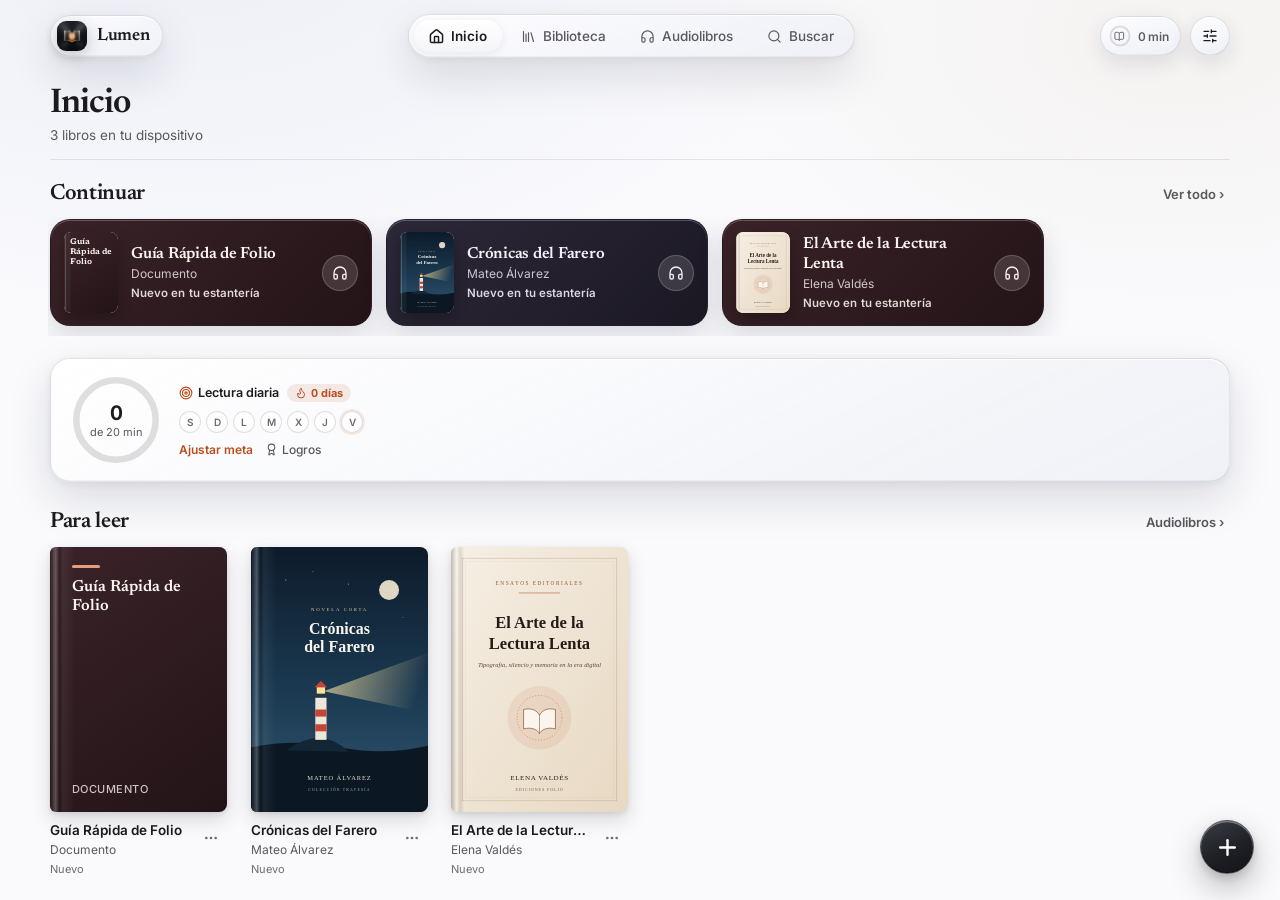
<file: index.html>
<!doctype html>
<html lang="es">
  <head>
    <meta charset="UTF-8" />
    <meta name="viewport" content="width=device-width, initial-scale=1.0, viewport-fit=cover" />
    <meta name="theme-color" content="#13161B" />
    <meta
      name="description"
      content="Lumen — Lectura editorial y audiolibros con voz natural, rápidos y sin distracciones."
    />
    <link rel="icon" type="image/png" sizes="64x64" href="./icons/favicon-64.png" />
    <link rel="icon" type="image/png" sizes="32x32" href="./icons/favicon-32.png" />
    <link rel="apple-touch-icon" sizes="180x180" href="./icons/icon-180.png" />
    <link rel="manifest" href="./manifest.webmanifest" />
    <link rel="preconnect" href="https://fonts.googleapis.com" />
    <link rel="preconnect" href="https://fonts.gstatic.com" crossorigin />
    <!-- Non-blocking async Google Fonts so first paint is instant even offline or on slow mobile networks -->
    <link
      href="https://fonts.googleapis.com/css2?family=Atkinson+Hyperlegible:ital,wght@0,400;0,700;1,400;1,700&family=Inter:wght@400;500;600;700&family=JetBrains+Mono:wght@400;500&family=Lora:ital,wght@0,400;0,600;1,400&family=Newsreader:ital,opsz,wght@0,6..72,400;0,6..72,500;0,6..72,600;1,6..72,400&display=swap"
      rel="stylesheet"
      crossorigin="anonymous"
      media="print"
      onload="this.media='all'"
    />
    <noscript>
      <link
        href="https://fonts.googleapis.com/css2?family=Atkinson+Hyperlegible:ital,wght@0,400;0,700;1,400;1,700&family=Inter:wght@400;500;600;700&family=JetBrains+Mono:wght@400;500&family=Lora:ital,wght@0,400;0,600;1,400&family=Newsreader:ital,opsz,wght@0,6..72,400;0,6..72,500;0,6..72,600;1,6..72,400&display=swap"
        rel="stylesheet"
        crossorigin="anonymous"
      />
    </noscript>
    <title>Lumen — Lectura y Audiolibros</title>
    <style>html,body,#root{background:#13161b;height:100%;margin:0}</style>
    <script type="module" crossorigin src="./assets/index-BwT6RcFH.js"></script>
    <link rel="modulepreload" crossorigin href="./assets/rolldown-runtime-pP25SEvz.js">
    <link rel="modulepreload" crossorigin href="./assets/vendor-icons-BB2HJt6W.js">
    <link rel="modulepreload" crossorigin href="./assets/vendor-react-CoE5mB34.js">
    <link rel="stylesheet" crossorigin href="./assets/index-iZOtDceJ.css">
  </head>
  <body>
    <div id="root"></div>
  </body>
</html>
</file>
<file: assets/index-iZOtDceJ.css>
:root{--lightningcss-light:initial;--lightningcss-dark: ;color-scheme:light;--safe-top:env(safe-area-inset-top,0px);--safe-bottom:env(safe-area-inset-bottom,0px);--safe-left:env(safe-area-inset-left,0px);--safe-right:env(safe-area-inset-right,0px);--font-ui:-apple-system, BlinkMacSystemFont, "SF Pro Text", "Inter", "Segoe UI", sans-serif;--font-display:"Newsreader", "New York", "Iowan Old Style", Georgia, serif;--font-editorial:"Newsreader", "Iowan Old Style", Georgia, serif;--font-classic:"Lora", "Palatino Linotype", Palatino, Georgia, serif;--font-sans:"Inter", -apple-system, BlinkMacSystemFont, "Segoe UI", sans-serif;--font-hyperlegible:"Atkinson Hyperlegible", system-ui, sans-serif;--font-mono:"JetBrains Mono", ui-monospace, SFMono-Regular, Menlo, monospace;--ui-bg:#fff;--ui-bg-subtle:#f5f5f7;--ui-sidebar:#f6f6f8e0;--ui-surface:#fff;--ui-surface-elevated:#fafafceb;--ui-sheet-bg:#f2f2f7f0;--ui-sheet-group:#ffffffeb;--ui-hairline:#3c3c431f;--ui-ink:#1c1c1e;--ui-ink-text:#fff;--ui-border:#00000012;--ui-border-strong:#0000001f;--ui-text:#1c1c1e;--ui-text-secondary:#58585d;--ui-text-tertiary:#6c6c70;--ui-hover:#0000000b;--ui-active:#00000013;--ui-accent:#b84e1f;--ui-accent-soft:#b84e1f1c;--ui-danger:#d93829;--ui-shadow-sm:0 2px 8px #0000000d;--ui-shadow-md:0 12px 32px #0000001a, 0 2px 6px #0000000d;--ui-shadow-lg:0 24px 60px #00000029, 0 4px 14px #0000000f;--glass-bg:linear-gradient(155deg, #fffffff0 0%, #f6f7fbe0 52%, #eef0f6eb 100%);--glass-sheet-bg:linear-gradient(162deg, #fdfdfff5 0%, #f4f5faed 56%, #eef0f6f2 100%);--glass-group-bg:#ffffffe0;--glass-pill-bg:linear-gradient(180deg, #fffffffa 0%, #f3f4f9eb 100%);--glass-border:#ffffffd1;--glass-outer-ring:#0f172a1c;--glass-rim:inset 0 1px 0 #ffffffeb, inset 0 -.5px 0 #0f172a14;--glass-shadow:0 18px 44px #0f172a21, 0 2px 8px #0f172a0f;--metal-fab-bg:linear-gradient(155deg, #32353ef5 0%, #1a1c22fa 54%, #101115fc 100%);--metal-fab-rim:inset 0 1.25px 0 #ffffff5c, inset 0 -1px 0 #00000073;--library-backdrop:radial-gradient(1100px 640px at 14% -8%, #d0d7e852, transparent 62%), radial-gradient(900px 540px at 92% 4%, #e8dece40, transparent 58%), #fafafd;--reader-glass-bg:linear-gradient(155deg, #fffffff0 0%, #f7f8fbe6 55%, #f0f2f7ed 100%);--reader-glass-rim:inset 0 1px 0 #ffffffeb, inset 0 -.5px 0 #00000014;--hl-yellow:#ffd6466b;--hl-yellow-solid:#eab308;--hl-green:#72d6865c;--hl-green-solid:#22c55e;--hl-blue:#70b8ff61;--hl-blue-solid:#3b82f6;--hl-pink:#ff92b261;--hl-pink-solid:#ec4899;--hl-purple:#ba94ff5c;--hl-purple-solid:#8b5cf6;--reader-bg:#fff;--reader-surface:#ffffffe6;--reader-text:#1d1d1f;--reader-muted:#6e6e73;--reader-border:#00000017;--reader-link:#b84a18;--reader-quote-bg:#00000006;--reader-font-weight:400;--reader-font-family:var(--font-editorial);--reader-font-size:19px;--reader-line-height:1.65;--reader-text-align:justify;--radius-xs:6px;--radius-sm:10px;--radius-md:14px;--radius-lg:20px;--ease-apple:cubic-bezier(.25, .1, .25, 1);--ease-spring:cubic-bezier(.22, 1, .36, 1)}[data-ui-mode=dark]{--lightningcss-light: ;--lightningcss-dark:initial;color-scheme:dark;--ui-bg:#111113;--ui-bg-subtle:#1c1c1e;--ui-sidebar:#18181ae6;--ui-surface:#1c1c1e;--ui-surface-elevated:#222225f0;--ui-sheet-bg:#1c1c1ef2;--ui-sheet-group:#2c2c2ed6;--ui-hairline:#ffffff1a;--ui-ink:#f5f5f7;--ui-ink-text:#111113;--ui-border:#ffffff14;--ui-border-strong:#ffffff26;--ui-text:#f5f5f7;--ui-text-secondary:#adadb4;--ui-text-tertiary:#96969e;--ui-hover:#ffffff0f;--ui-active:#ffffff1c;--ui-accent:#eb8a58;--ui-accent-soft:#eb8a5829;--ui-danger:#ff5449;--ui-shadow-sm:0 2px 10px #00000059;--ui-shadow-md:0 14px 36px #00000080;--ui-shadow-lg:0 24px 64px #000000a6;--glass-bg:linear-gradient(155deg, #2e3038e6 0%, #1b1c22ed 54%, #131419f5 100%);--glass-sheet-bg:linear-gradient(162deg, #2c2e36f2 0%, #1a1b20f5 58%, #141519fa 100%);--glass-group-bg:#ffffff16;--glass-pill-bg:linear-gradient(180deg, #fff3 0%, #ffffff1c 100%);--glass-border:#ffffff2b;--glass-outer-ring:#00000085;--glass-rim:inset 0 1px 0 #ffffff38, inset 0 -.5px 0 #0000005c;--glass-shadow:0 22px 54px #0000008f, 0 4px 12px #00000057;--metal-fab-bg:linear-gradient(155deg, #f8f9fdf7 0%, #e0e3ecf0 58%, #ccd0dcf5 100%);--metal-fab-rim:inset 0 1.25px 0 #fffffff2, inset 0 -1px 0 #0003;--library-backdrop:radial-gradient(1100px 640px at 16% -10%, #5c667e2b, transparent 60%), radial-gradient(860px 520px at 88% 6%, #7a624e1c, transparent 58%), #0f1013;--hl-yellow:#facc1547;--hl-green:#4ade803d;--hl-blue:#60a5fa47;--hl-pink:#f472b647;--hl-purple:#a78bfa47}[data-reader-theme=original]{--reader-bg:#fff;--reader-surface:#ffffffeb;--reader-text:#1d1d1f;--reader-muted:#58585d;--reader-border:#00000017;--reader-link:#b84a18;--reader-quote-bg:#00000006;--reader-font-weight:400}[data-reader-theme=quiet]{--reader-bg:#f6efe4;--reader-surface:#f6efe4f5;--reader-glass-bg:linear-gradient(155deg, #fcf7eff2 0%, #f5ece0eb 56%, #eee4d5f2 100%);--reader-glass-rim:inset 0 1px 0 #fffcf6eb, inset 0 -.5px 0 #583e241a;--reader-text:#362c22;--reader-muted:#5e4f3f;--reader-border:#4e382224;--reader-link:#9f461d;--reader-quote-bg:#5a3e220b;--reader-font-weight:400}[data-reader-theme=paper]{--reader-bg:#f1f1ef;--reader-surface:#f1f1eff5;--reader-glass-bg:linear-gradient(155deg, #fafaf9f2 0%, #f1f1efeb 56%, #eaebe9f2 100%);--reader-glass-rim:inset 0 1px 0 #ffffffe6, inset 0 -.5px 0 #00000017;--reader-text:#222224;--reader-muted:#57575b;--reader-border:#0000001a;--reader-link:#a8451a;--reader-quote-bg:#00000009;--reader-font-weight:400}[data-reader-theme=bold]{--reader-bg:#fafafa;--reader-surface:#fafafaf5;--reader-glass-bg:linear-gradient(155deg, #fffffff5 0%, #f6f7faeb 58%, #eff1f5f2 100%);--reader-glass-rim:inset 0 1px 0 #fffffff5, inset 0 -.5px 0 #0000001a;--reader-text:#000;--reader-muted:#424245;--reader-border:#00000024;--reader-link:#9e3d12;--reader-quote-bg:#0000000a;--reader-font-weight:500}[data-reader-theme=night]{--reader-bg:#121214;--reader-surface:#18181bf5;--reader-glass-bg:linear-gradient(155deg, #2c2e36eb 0%, #191a1ff2 55%, #121317f7 100%);--reader-glass-rim:inset 0 1px 0 #fff3, inset 0 -.5px 0 #00000070;--reader-text:#e8e8ed;--reader-muted:#a4a4ad;--reader-border:#ffffff24;--reader-link:#ffa06b;--reader-quote-bg:#ffffff0b;--reader-font-weight:400}[data-reader-theme=twilight]{--reader-bg:#262629;--reader-surface:#2a2a2ef5;--reader-glass-bg:linear-gradient(155deg, #3e404aeb 0%, #2a2b32f2 55%, #212228f7 100%);--reader-glass-rim:inset 0 1px 0 #ffffff38, inset 0 -.5px 0 #00000061;--reader-text:#e6e6eb;--reader-muted:#aeaeb6;--reader-border:#ffffff26;--reader-link:#ffa573;--reader-quote-bg:#ffffff0b;--reader-font-weight:400}.folio-book-content{width:100%;max-width:100%;font-family:var(--reader-font-family);font-size:var(--reader-font-size);line-height:var(--reader-line-height);font-weight:var(--reader-font-weight);color:var(--reader-text);text-align:var(--reader-text-align);-webkit-hyphens:auto;hyphens:auto;overflow-wrap:break-word;word-wrap:break-word;word-break:normal;font-feature-settings:"kern" 1, "liga" 1, "onum" 1;text-rendering:optimizelegibility;-webkit-font-smoothing:antialiased;margin:0;padding:0;display:flow-root}.folio-book-content *{box-sizing:border-box!important;max-width:100%!important}.folio-book-content div,.folio-book-content section,.folio-book-content article,.folio-book-content main,.folio-book-content header,.folio-book-content figure{width:auto!important;max-width:100%!important;margin-left:0!important;margin-right:0!important}.folio-book-content h1,.folio-book-content h2,.folio-book-content h3,.folio-book-content h4{font-family:var(--reader-font-family);color:var(--reader-text);text-align:left;text-wrap:balance;-webkit-hyphens:none;hyphens:none;break-after:avoid;page-break-after:avoid;letter-spacing:-.02em;overflow-wrap:break-word;line-height:1.24}.folio-book-content>h1:first-child,.folio-book-content>h2:first-child{margin-top:0}.folio-book-content h1{margin:.2em 0 .78em;font-size:1.82em;font-weight:600}.folio-book-content h2{margin:1.45em 0 .5em;font-size:1.3em;font-weight:600}.folio-book-content h3{margin:1.25em 0 .42em;font-size:1.12em;font-weight:600}.folio-book-content .chapter-kicker{font-family:var(--font-ui);text-transform:uppercase;letter-spacing:.14em;color:var(--reader-muted);text-align:left;margin:0 0 .4em;font-size:.72em;font-weight:600;text-indent:0!important}.folio-book-content p{orphans:2;widows:2;text-wrap:pretty;hyphenate-limit-chars:6 3 2;margin:0 0 .88em}.folio-book-content blockquote{border-left:2.5px solid var(--reader-link);background:var(--reader-quote-bg);border-radius:0 var(--radius-xs) var(--radius-xs) 0;break-inside:avoid;margin:1.2em 0;padding:.78em 1.1em;font-style:italic}.folio-book-content blockquote p:last-child{margin-bottom:0}.folio-book-content a{color:var(--reader-link);text-underline-offset:2px;cursor:pointer;overflow-wrap:anywhere;text-decoration:underline;text-decoration-thickness:1px}.folio-book-content a[data-footnote-ref=true]{font-family:var(--font-ui);vertical-align:super;background:var(--ui-accent-soft);color:var(--reader-link);border-radius:4px;margin-left:2px;padding:1px 4px;font-size:.72em;font-weight:600;line-height:0;text-decoration:none}.folio-book-content aside[data-footnote-body=true]{border-top:1px solid var(--reader-border);color:var(--reader-muted);text-align:left;margin-top:1.8em;padding-top:.8em;font-size:.84em}.folio-book-content ul,.folio-book-content ol{text-align:left;margin:.75em 0 1em;padding-left:1.35em}.folio-book-content li{margin-bottom:.42em}.folio-book-content img,.folio-book-content svg{object-fit:contain;border-radius:var(--radius-xs);break-inside:avoid;margin:1.1em auto;display:block;max-width:100%!important;max-height:var(--page-media-max-h,62vh)!important;width:auto!important;height:auto!important}.folio-book-content figure{break-inside:avoid;margin:1.15em 0!important}.folio-book-content figcaption{text-align:center;color:var(--reader-muted);margin-top:.48em;font-size:.82em;font-style:italic;line-height:1.42}.folio-book-content .folio-cover-page{min-height:calc(var(--page-media-max-h,64vh) - 12px);break-inside:avoid;break-after:column;page-break-after:always;flex-direction:column;justify-content:center;align-items:center;margin:0 auto!important;padding:6px 0!important;display:flex!important}.folio-book-content img.folio-cover-art{object-fit:contain;animation:.46s cubic-bezier(.22,1,.36,1) both folioCoverReveal;max-height:calc(var(--page-media-max-h,68vh) - 18px)!important;border-radius:7px 10px 10px 7px!important;width:auto!important;max-width:92%!important;height:auto!important;margin:0 auto!important;box-shadow:0 18px 40px #00000038,0 4px 12px #0000001f!important}@keyframes folioCoverReveal{0%{opacity:0;transform:scale(.95)}to{opacity:1;transform:scale(1)}}.folio-book-content pre{font-family:var(--font-mono);border-radius:var(--radius-sm);background:var(--reader-quote-bg);border:1px solid var(--reader-border);white-space:pre-wrap;word-break:break-word;text-align:left;break-inside:avoid;margin:1.1em 0;padding:.8em .95em;font-size:.8em;line-height:1.5;overflow-x:hidden}.folio-book-content code{font-family:var(--font-mono);background:var(--reader-quote-bg);overflow-wrap:anywhere;border-radius:4px;padding:.1em .32em;font-size:.85em}.folio-book-content pre code{background:0 0;padding:0}.folio-book-content table{table-layout:fixed;border-collapse:collapse;font-family:var(--font-ui);text-align:left;break-inside:avoid;margin:1.15em 0;font-size:.82em;width:100%!important}.folio-book-content th,.folio-book-content td{border-bottom:1px solid var(--reader-border);overflow-wrap:break-word;word-break:break-word;padding:.5em .6em}.folio-book-content th{color:var(--reader-muted);font-size:.9em;font-weight:600}.folio-book-content hr{border:none;border-top:1px solid var(--reader-border);width:40%;margin:1.8em auto}.folio-book-content mark.folio-hl{color:inherit;cursor:pointer;border-radius:3px;padding:.06em 0;transition:filter .14s}.folio-book-content mark.folio-hl:hover{filter:brightness(.95)}.folio-book-content mark.folio-hl-yellow{background:var(--hl-yellow)}.folio-book-content mark.folio-hl-green{background:var(--hl-green)}.folio-book-content mark.folio-hl-blue{background:var(--hl-blue)}.folio-book-content mark.folio-hl-pink{background:var(--hl-pink)}.folio-book-content mark.folio-hl-purple{background:var(--hl-purple)}.folio-book-content mark.folio-search-hit{color:inherit;background:#d95d244d;border-radius:3px;box-shadow:0 0 0 2px #d95d2459}.folio-book-content p.folio-bilingual-tr{border-left:2px solid var(--reader-link);color:var(--reader-muted);opacity:.95;margin:-.45em 0 1.1em;padding:.32em 0 .32em .85em;font-size:.92em;line-height:1.54;text-indent:0!important}@media (max-width:640px){.folio-book-content{font-size:clamp(15px, calc(var(--reader-font-size) - 1px), 27px);word-spacing:-.01em}.folio-book-content h1{margin:.15em 0 .65em;font-size:1.48em}.folio-book-content h2{margin:1.2em 0 .45em;font-size:1.2em}.folio-book-content h3{font-size:1.06em}.folio-book-content p{margin:0 0 .8em}.folio-book-content blockquote{margin:.95em 0;padding:.65em .9em}.folio-book-content ul,.folio-book-content ol{padding-left:1.2em}.folio-book-content table{font-size:.76em}}*,:before,:after{box-sizing:border-box}html,body,#root{width:100%;height:100%;font-family:var(--font-ui);background:var(--ui-bg);color:var(--ui-text);-webkit-font-smoothing:antialiased;-moz-osx-font-smoothing:grayscale;-webkit-tap-highlight-color:transparent;overscroll-behavior:none;touch-action:manipulation;margin:0;padding:0;overflow:hidden}button,input,select,textarea{color:inherit;font-family:inherit}button{cursor:pointer;background:0 0;border:none}button:focus-visible,input:focus-visible,select:focus-visible,textarea:focus-visible,[tabindex]:focus-visible{outline:2px solid color-mix(in srgb, var(--ui-text) 38%, transparent);outline-offset:2px}::-webkit-scrollbar{width:8px;height:8px}::-webkit-scrollbar-track{background:0 0}::-webkit-scrollbar-thumb{background:#80808647;border-radius:999px}::-webkit-scrollbar-thumb:hover{background:#80808673}.app-shell{background:var(--library-backdrop);flex-direction:column;height:100%;display:flex;position:relative;overflow:hidden}.sidebar{background:var(--ui-sidebar);-webkit-backdrop-filter:blur(24px)saturate(160%);backdrop-filter:blur(24px)saturate(160%);border-right:1px solid var(--ui-border);-webkit-user-select:none;user-select:none;flex-direction:column;height:100%;padding:20px 14px 16px;display:flex;overflow-y:auto}.sidebar-brand{justify-content:space-between;align-items:center;padding:4px 10px 18px;display:flex}.brand-mark{align-items:center;gap:10px;display:flex}.brand-logo{filter:drop-shadow(0 4px 8px #0a0f193d);border-radius:8px;width:34px;height:34px;display:block}.brand-title{font-family:var(--font-display);letter-spacing:-.02em;font-size:21px;font-weight:600}.sidebar-section{margin-bottom:20px}.sidebar-section-header{text-transform:uppercase;letter-spacing:.06em;color:var(--ui-text-tertiary);justify-content:space-between;align-items:center;padding:0 10px 6px;font-size:11px;font-weight:600;display:flex}.nav-item{width:100%;color:var(--ui-text);transition:background .15s var(--ease-apple), color .15s var(--ease-apple);text-align:left;border-radius:9px;align-items:center;gap:10px;padding:8px 10px;font-size:13.5px;font-weight:500;display:flex}.nav-item:hover{background:var(--ui-hover)}.nav-item.active{background:var(--ui-active);font-weight:600}.nav-item-icon{color:var(--ui-text-secondary);flex-shrink:0;transition:color .15s}.nav-item.active .nav-item-icon{color:var(--ui-text)}.nav-item-count{color:var(--ui-text-tertiary);font-variant-numeric:tabular-nums;margin-left:auto;font-size:12px}.collection-dot{border-radius:50%;flex-shrink:0;width:9px;height:9px}.sidebar-footer{border-top:1px solid var(--ui-border);flex-direction:column;gap:10px;margin-top:auto;padding-top:14px;display:flex}.sidebar-import-btn{background:var(--ui-accent);color:#fff;width:100%;transition:transform .15s var(--ease-apple), filter .15s var(--ease-apple);border-radius:10px;justify-content:center;align-items:center;gap:8px;padding:10px 14px;font-size:13.5px;font-weight:600;display:flex;box-shadow:0 4px 12px #d95d2440}.sidebar-import-btn:hover{filter:brightness(1.06)}.sidebar-import-btn:active{transform:scale(.98)}.main-content{height:100%;padding:28px 40px 56px;position:relative;overflow-y:auto}.library-header{border-bottom:1px solid var(--ui-border);flex-wrap:wrap;justify-content:space-between;align-items:flex-end;gap:20px;margin-bottom:28px;padding-bottom:18px;display:flex}.library-title{font-family:var(--font-display);letter-spacing:-.025em;margin:0;font-size:34px;font-weight:600;line-height:1.1}.library-subtitle{color:var(--ui-text-secondary);margin:4px 0 0;font-size:13.5px}.library-controls{flex-wrap:wrap;align-items:center;gap:10px;display:flex}.search-box{align-items:center;display:flex;position:relative}.search-box-icon{color:var(--ui-text-tertiary);pointer-events:none;position:absolute;left:11px}.search-input{border:1px solid var(--ui-border);background:var(--ui-bg-subtle);width:220px;transition:border-color .16s ease, width .2s var(--ease-apple), background .16s ease;border-radius:10px;padding:8px 30px 8px 33px;font-size:13px}.search-input:focus{border-color:var(--ui-accent);background:var(--ui-surface);outline:none;width:260px}.search-clear-btn{width:20px;height:20px;color:var(--ui-text-tertiary);border-radius:50%;place-items:center;display:grid;position:absolute;right:7px}.search-clear-btn:hover{background:var(--ui-hover);color:var(--ui-text)}.segmented-control{background:var(--ui-bg-subtle);border:1px solid var(--ui-border);border-radius:9px;gap:2px;padding:2px;display:inline-flex}.segmented-btn{color:var(--ui-text-secondary);border-radius:7px;justify-content:center;align-items:center;gap:6px;padding:6px 10px;font-size:12.5px;font-weight:500;transition:background .15s,color .15s,box-shadow .15s;display:inline-flex}.segmented-btn.active{background:var(--ui-surface);color:var(--ui-text);box-shadow:0 1px 3px #00000014}.select-pill{border:1px solid var(--ui-border);background:var(--ui-bg-subtle);cursor:pointer;border-radius:9px;padding:7px 12px;font-size:12.5px;font-weight:500}.icon-btn{width:34px;height:34px;color:var(--ui-text-secondary);border-radius:9px;justify-content:center;align-items:center;transition:background .14s,color .14s;display:inline-flex}.icon-btn:hover{background:var(--ui-hover);color:var(--ui-text)}.icon-btn.active{background:var(--ui-accent-soft);color:var(--ui-accent)}.hero-grid{grid-template-columns:minmax(0,1.7fr) minmax(240px,.9fr);gap:20px;margin-bottom:36px;display:grid}.hero-card{border-radius:var(--radius-lg);background:var(--ui-bg-subtle);border:1px solid var(--ui-border);transition:border-color .18s ease, box-shadow .2s var(--ease-apple);grid-template-columns:148px 1fr;align-items:center;gap:26px;padding:24px 26px;display:grid}.hero-card:hover{border-color:var(--ui-border-strong);box-shadow:var(--ui-shadow-sm)}.hero-meta-kicker{text-transform:uppercase;letter-spacing:.09em;color:var(--ui-accent);margin-bottom:6px;font-size:11px;font-weight:600}.hero-book-title{font-family:var(--font-display);letter-spacing:-.02em;margin:0;font-size:26px;font-weight:600;line-height:1.18}.hero-book-author{color:var(--ui-text-secondary);margin:5px 0 14px;font-size:14.5px}.hero-progress-row{align-items:center;gap:12px;margin-bottom:18px;display:flex}.progress-track{background:var(--ui-border-strong);border-radius:999px;flex:1;height:5px;overflow:hidden}.progress-fill{background:var(--ui-accent);height:100%;transition:width .26s var(--ease-apple);border-radius:999px}.progress-label{color:var(--ui-text-secondary);font-variant-numeric:tabular-nums;font-size:12px;font-weight:600}.primary-btn{background:var(--ui-text);color:var(--ui-bg);transition:transform .15s var(--ease-apple), opacity .15s ease;border-radius:999px;justify-content:center;align-items:center;gap:8px;padding:10px 18px;font-size:13.5px;font-weight:600;display:inline-flex}.primary-btn:hover{opacity:.9}.primary-btn:active{transform:scale(.98)}.secondary-btn{background:var(--ui-bg-subtle);border:1px solid var(--ui-border);color:var(--ui-text);border-radius:9px;justify-content:center;align-items:center;gap:7px;padding:8px 14px;font-size:13px;font-weight:500;transition:background .14s,border-color .14s;display:inline-flex}.secondary-btn:hover{background:var(--ui-hover);border-color:var(--ui-border-strong)}.goal-card{border-radius:var(--radius-lg);background:var(--ui-bg-subtle);border:1px solid var(--ui-border);text-align:center;flex-direction:column;justify-content:center;align-items:center;gap:10px;padding:22px 24px;display:flex}.goal-ring-wrap{flex-shrink:0;place-items:center;width:104px;height:104px;display:grid;position:relative}.goal-ring-svg{width:100%;height:100%;display:block}.goal-card-copy{flex-direction:column;align-items:center;gap:5px;display:flex}.goal-ring-center{flex-direction:column;align-items:center;display:flex;position:absolute}.goal-minutes{letter-spacing:-.02em;font-variant-numeric:tabular-nums;font-size:22px;font-weight:700}.goal-unit{color:var(--ui-text-secondary);font-size:11px}.section-heading{font-family:var(--font-display);letter-spacing:-.015em;margin:0 0 18px;font-size:22px;font-weight:600}.book-grid{grid-template-columns:repeat(auto-fill,minmax(168px,1fr));gap:30px 24px;display:grid}.book-card{flex-direction:column;gap:10px;display:flex;position:relative}.book-cover-button{text-align:left;width:100%;transition:transform .24s var(--ease-spring);border-radius:8px;padding:0;position:relative}.book-cover-frame{aspect-ratio:2/3;background:var(--ui-bg-subtle);width:100%;transition:box-shadow .24s var(--ease-spring);border-radius:6px 8px 8px 6px;position:relative;overflow:hidden;box-shadow:0 8px 20px #00000024,0 2px 5px #00000014,inset 0 0 0 1px #00000014}.book-cover-button:hover .book-cover-frame{box-shadow:0 18px 34px #0003,0 4px 10px #0000001a,inset 0 0 0 1px #0000001a}.book-cover-frame:after{content:"";pointer-events:none;background:linear-gradient(90deg,#00000038 0%,#ffffff3d 3.2%,#0000001a 5.2%,#ffffff0f 7.5%,#0000 14%);position:absolute;inset:0}.book-cover-img{object-fit:cover;width:100%;height:100%;display:block}.book-cover-generated{flex-direction:column;justify-content:space-between;width:100%;height:100%;padding:18px 16px 16px 22px;display:flex;position:relative}.book-cover-generated-rule{border-radius:2px;width:28px;height:2.5px;margin-bottom:10px}.book-cover-generated-title{font-family:var(--font-display);-webkit-line-clamp:4;-webkit-box-orient:vertical;font-size:16px;font-weight:600;line-height:1.22;display:-webkit-box;overflow:hidden}.book-cover-generated-author{letter-spacing:.04em;text-transform:uppercase;opacity:.78;-webkit-line-clamp:2;-webkit-box-orient:vertical;font-size:11px;font-weight:500;display:-webkit-box;overflow:hidden}.book-format-badge{z-index:2;letter-spacing:.06em;text-transform:uppercase;color:#fff;-webkit-backdrop-filter:blur(8px);backdrop-filter:blur(8px);background:#141416ad;border-radius:5px;padding:2px 6px;font-size:9.5px;font-weight:700;position:absolute;top:8px;right:8px}.book-finished-badge{z-index:2;color:#fff;background:#22a06b;border-radius:50%;place-items:center;width:22px;height:22px;display:grid;position:absolute;bottom:8px;right:8px;box-shadow:0 2px 8px #00000040}.book-card-footer{justify-content:space-between;align-items:flex-start;gap:6px;display:flex}.book-card-meta{flex:1;min-width:0}.book-card-title{white-space:nowrap;text-overflow:ellipsis;font-size:13.5px;font-weight:600;line-height:1.3;overflow:hidden}.book-card-author{color:var(--ui-text-secondary);white-space:nowrap;text-overflow:ellipsis;margin-top:2px;font-size:12px;overflow:hidden}.book-card-progress{color:var(--ui-text-tertiary);align-items:center;gap:6px;margin-top:5px;font-size:11px;display:flex}.book-card-menu-btn{width:26px;height:26px;color:var(--ui-text-tertiary);border-radius:7px;flex-shrink:0;place-items:center;display:grid}.book-card-menu-btn:hover{background:var(--ui-hover);color:var(--ui-text)}.book-list{flex-direction:column;gap:6px;display:flex}.book-list-row{border-radius:var(--radius-sm);border:1px solid #0000;grid-template-columns:44px 1fr 120px 90px 36px;align-items:center;gap:16px;padding:10px 14px;transition:background .14s,border-color .14s;display:grid}.book-list-row:hover{background:var(--ui-bg-subtle);border-color:var(--ui-border)}.dropdown-menu{z-index:40;background:var(--ui-surface-elevated);-webkit-backdrop-filter:blur(24px)saturate(180%);backdrop-filter:blur(24px)saturate(180%);border:1px solid var(--ui-border-strong);min-width:196px;box-shadow:var(--ui-shadow-md);border-radius:12px;flex-direction:column;gap:2px;padding:6px;display:flex;position:absolute;bottom:34px;right:0}.dropdown-item{text-align:left;width:100%;color:var(--ui-text);border-radius:8px;align-items:center;gap:9px;padding:8px 10px;font-size:13px;display:flex}.dropdown-item:hover{background:var(--ui-hover)}.dropdown-item.danger{color:var(--ui-danger)}.reader-shell{background:var(--reader-bg);width:100%;height:100%;color:var(--reader-text);transition:background .24s var(--ease-apple), color .24s var(--ease-apple);flex-direction:column;display:flex;position:relative;overflow:hidden}.reader-warmth-overlay{pointer-events:none;z-index:90;mix-blend-mode:multiply;background:#ff9d3b;transition:opacity .2s;position:fixed;inset:0}.reader-topbar{height:calc(54px + var(--safe-top));padding:var(--safe-top) 18px 0;z-index:45;background:var(--reader-surface);-webkit-backdrop-filter:blur(24px)saturate(160%);backdrop-filter:blur(24px)saturate(160%);border-bottom:1px solid var(--reader-border);transition:transform .24s var(--ease-apple), opacity .22s ease;justify-content:space-between;align-items:center;display:flex;position:fixed;top:0;left:0;right:0}.reader-topbar.hidden{opacity:0;pointer-events:none;transform:translateY(-100%)}.reader-topbar-group{align-items:center;gap:6px;display:flex}.reader-topbar-title{text-align:center;white-space:nowrap;text-overflow:ellipsis;max-width:42%;color:var(--reader-muted);pointer-events:none;font-size:13px;font-weight:500;position:absolute;left:50%;overflow:hidden;transform:translate(-50%)}.reader-tool-btn{height:34px;color:var(--reader-text);border-radius:9px;justify-content:center;align-items:center;gap:6px;padding:0 10px;font-size:13px;font-weight:500;transition:background .14s,color .14s;display:inline-flex}.reader-tool-btn:hover{background:var(--ui-hover)}.reader-tool-btn.active{background:var(--ui-accent-soft);color:var(--reader-link)}.bookmark-ribbon{top:var(--safe-top);z-index:35;pointer-events:none;filter:drop-shadow(0 3px 6px #d9382959);width:24px;height:44px;transition:transform .22s var(--ease-spring), opacity .2s ease;position:fixed;right:40px}.reader-stage{flex-direction:column;flex:1;width:100%;height:100%;display:flex;position:relative;overflow:hidden}.reader-running-header{height:calc(42px + var(--safe-top));padding:var(--safe-top) 48px 0;color:var(--reader-muted);letter-spacing:.01em;opacity:.8;-webkit-user-select:none;user-select:none;flex-shrink:0;justify-content:center;align-items:center;font-size:11.5px;display:flex}.reader-running-footer{height:calc(38px + var(--safe-bottom));padding:0 40px var(--safe-bottom);color:var(--reader-muted);font-variant-numeric:tabular-nums;opacity:.82;-webkit-user-select:none;user-select:none;flex-shrink:0;justify-content:space-between;align-items:center;font-size:11.5px;display:flex}.paginated-viewport{touch-action:pan-y;flex:1;width:100%;margin:0 auto;position:relative;overflow:hidden}.paginated-track{column-fill:auto;will-change:transform;height:100%}.paginated-track.anim-slide{transition:transform .32s var(--ease-spring)}.paginated-track.anim-none,.paginated-track.anim-curl{transition:none}.page-turn-stage{position:relative}.apple-curl-root{z-index:12;pointer-events:none;contain:layout style;position:absolute;inset:0;overflow:hidden}.apple-curl-front{background:var(--reader-bg);will-change:clip-path;position:absolute;inset:0;transform:translateZ(0)}.apple-curl-front-viewport{position:absolute;left:50%;overflow:hidden;transform:translate(-50%)}.apple-curl-front-track{column-fill:auto;will-change:transform}.apple-curl-fold-axis{transform-origin:0;will-change:transform;pointer-events:none;width:0;position:absolute;left:0}.apple-curl-cast-shadow{transform-origin:0;will-change:transform, opacity;background:linear-gradient(90deg,#00000047 0%,#00000024 24%,#0000000b 56%,#0000 100%);width:128px;position:absolute;top:0;bottom:0;left:-2px}.apple-curl-back-shadow{transform-origin:100%;will-change:transform, opacity;background:linear-gradient(270deg,#0000003d 0%,#0000001c 30%,#00000008 65%,#0000 100%);width:64px;position:absolute;top:0;bottom:0;right:0}.apple-curl-backface{background:var(--reader-bg);transform-origin:100%;will-change:transform, opacity;width:140px;position:absolute;top:0;bottom:0;right:0;overflow:hidden}.apple-curl-paper-grain{opacity:.065;background-image:repeating-linear-gradient(180deg, transparent 0px, transparent 15px, var(--reader-text) 15px, var(--reader-text) 16.5px, transparent 16.5px, transparent 26px);background-position:0 28px;position:absolute;inset:0;-webkit-mask-image:linear-gradient(90deg,#0000 8%,#000 32% 88%,#0000 100%);mask-image:linear-gradient(90deg,#0000 8%,#000 32% 88%,#0000 100%)}.apple-curl-cylinder-shade{background:linear-gradient(90deg,#00000024 0%,#ffffff5c 22%,#ffffff17 54%,#00000017 82%,#00000042 100%);position:absolute;inset:0}[data-reader-theme=night] .apple-curl-cylinder-shade,[data-reader-theme=twilight] .apple-curl-cylinder-shade{background:linear-gradient(90deg,#00000061 0%,#ffffff1c 26%,#ffffff05 58%,#0000003d 86%,#00000080 100%)}.spin-icon{animation:.9s linear infinite folioSpin}@keyframes folioSpin{0%{transform:rotate(0)}to{transform:rotate(360deg)}}.pdf-spread.pdf-turn-next{animation:.38s cubic-bezier(.22,1,.36,1) folioPdfNext}.pdf-spread.pdf-turn-prev{animation:.38s cubic-bezier(.22,1,.36,1) folioPdfPrev}@keyframes folioPdfNext{0%{opacity:.35;transform:perspective(1800px)translate(34px)rotateY(-6deg)scale(.985)}to{opacity:1;transform:perspective(1800px)translate(0,0)rotateY(0)scale(1)}}@keyframes folioPdfPrev{0%{opacity:.35;transform:perspective(1800px)translate(-34px)rotateY(6deg)scale(.985)}to{opacity:1;transform:perspective(1800px)translate(0,0)rotateY(0)scale(1)}}@media (prefers-reduced-motion:reduce){.page-curl-sheet,.page-curl-under-shadow,.pdf-spread.pdf-turn-next,.pdf-spread.pdf-turn-prev{animation:none!important}.paginated-track.anim-slide{transition:none!important}}.import-fab-anchor{right:26px;bottom:max(26px, calc(env(safe-area-inset-bottom) + 18px));z-index:50;flex-direction:column;align-items:flex-end;gap:12px;display:flex;position:fixed}.import-fab-btn{background:var(--ui-ink);width:54px;height:54px;color:var(--ui-ink-text);transition:transform .22s var(--ease-spring), opacity .16s ease, box-shadow .22s ease;border-radius:999px;place-items:center;display:grid;box-shadow:0 12px 28px #0000003d,0 3px 8px #00000024,inset 0 1px #ffffff29}.import-fab-btn:hover{transform:translateY(-2px)scale(1.03);box-shadow:0 16px 34px #0000004d,0 4px 10px #0000002e}.import-fab-btn:active{transform:scale(.94)}.import-fab-plus{transition:transform .24s var(--ease-spring)}.import-fab-btn.open .import-fab-plus{transform:rotate(45deg)}.import-fab-menu{background:var(--ui-sheet-bg);-webkit-backdrop-filter:blur(32px)saturate(190%);backdrop-filter:blur(32px)saturate(190%);border:1px solid var(--ui-hairline);width:min(296px,100vw - 36px);box-shadow:var(--ui-shadow-lg);transform-origin:100% 100%;animation:fabMenuPop .21s var(--ease-spring);border-radius:20px;flex-direction:column;gap:2px;padding:8px;display:flex}@keyframes fabMenuPop{0%{opacity:0;transform:translateY(10px)scale(.94)}to{opacity:1;transform:translateY(0)scale(1)}}.import-fab-menu-header{color:var(--ui-text-secondary);padding:6px 10px;font-size:12px;font-weight:600}.fab-option{text-align:left;border-radius:12px;align-items:center;gap:11px;width:100%;padding:9px 10px;transition:background .14s;display:flex}.fab-option:hover{background:var(--ui-hover)}.fab-option-icon{background:var(--ui-sheet-group);width:34px;height:34px;color:var(--ui-text);border:1px solid var(--ui-hairline);border-radius:10px;flex-shrink:0;place-items:center;display:grid}.fab-option-icon.subtle{background:var(--ui-hover);color:var(--ui-text-secondary)}.fab-option-copy{flex-direction:column;min-width:0;display:flex}.fab-option-copy strong{color:var(--ui-text);font-size:13.5px;font-weight:600;line-height:1.25}.fab-option-copy span{color:var(--ui-text-secondary);font-size:11.5px;line-height:1.3}.fab-menu-divider{background:var(--ui-border);height:1px;margin:4px 8px}.widgets-gallery{border-radius:20px;grid-template-columns:repeat(4,minmax(0,1fr));gap:14px;padding:18px;display:grid}.widget-mock{border:1px solid #0000;border-radius:22px;flex-direction:column;justify-content:space-between;padding:14px 16px;display:flex;box-shadow:0 10px 26px #00000024}.widget-wide{grid-column:span 2}.widget-square{grid-column:span 1}.widget-full{grid-column:span 4}.widget-badge-size{letter-spacing:.06em;text-transform:uppercase;opacity:.6;font-size:10px;font-weight:700}@media (max-width:720px){.widgets-gallery{grid-template-columns:repeat(2,minmax(0,1fr))}.widget-wide,.widget-full{grid-column:span 2}}.scroll-viewport{scroll-behavior:smooth;flex:1;padding:20px 24px 80px;overflow:hidden auto}.scroll-column{width:100%;margin:0 auto}.page-nav-zone{z-index:20;width:64px;color:var(--reader-muted);opacity:0;justify-content:center;align-items:center;transition:opacity .18s;display:flex;position:absolute;top:56px;bottom:56px}.page-nav-zone:hover{opacity:1}.page-nav-zone.prev{left:6px}.page-nav-zone.next{right:6px}.page-nav-pill{background:var(--reader-surface);border:1px solid var(--reader-border);width:38px;height:38px;box-shadow:var(--ui-shadow-sm);border-radius:50%;place-items:center;display:grid}.reader-bottombar{left:50%;bottom:calc(16px + var(--safe-bottom));z-index:45;background:var(--reader-surface);-webkit-backdrop-filter:blur(34px)saturate(190%);backdrop-filter:blur(34px)saturate(190%);border:1px solid var(--reader-border);width:min(560px,100% - 24px);transition:transform .28s var(--ease-spring), opacity .22s ease;border-radius:22px;flex-direction:column;gap:8px;padding:12px 16px 10px;display:flex;position:fixed;transform:translate(-50%);box-shadow:0 14px 36px #00000024,0 2px 8px #0000000f}.reader-bottombar.hidden{opacity:0;pointer-events:none;transform:translate(-50%,140%)}.reader-dock-actions{border-top:1px solid var(--reader-border);grid-auto-columns:1fr;grid-auto-flow:column;align-items:center;gap:4px;margin-top:2px;padding-top:6px;display:grid}.reader-dock-btn{color:var(--reader-text);opacity:.78;transition:background .15s ease, opacity .15s ease, transform .16s var(--ease-spring);border-radius:12px;flex-direction:column;justify-content:center;align-items:center;gap:2px;padding:6px 4px;display:flex}.reader-dock-btn span:last-child{letter-spacing:-.01em;font-size:10.5px;font-weight:500}.reader-dock-aa{font-family:var(--font-editorial);font-size:16.5px;font-weight:600;line-height:18px}.reader-dock-btn:hover{background:var(--ui-hover);opacity:1}.reader-dock-btn.active{background:var(--ui-active);opacity:1}.reader-dock-btn:active{transform:scale(.93)}.scrubber-meta{color:var(--reader-muted);justify-content:space-between;align-items:center;gap:12px;font-size:12px;display:flex}.scrubber-range{appearance:none;background:var(--reader-border);cursor:pointer;border-radius:999px;width:100%;height:4px}.scrubber-range::-webkit-slider-thumb{appearance:none;background:var(--reader-text);border-radius:50%;width:14px;height:14px;transition:transform .14s;box-shadow:0 1px 4px #00000040}.scrubber-range::-webkit-slider-thumb:hover{transform:scale(1.18)}.floating-popover{z-index:60;background:var(--ui-surface-elevated);-webkit-backdrop-filter:blur(30px)saturate(190%);backdrop-filter:blur(30px)saturate(190%);border:1px solid var(--ui-border-strong);width:min(356px,100vw - 24px);max-height:calc(100vh - 88px);box-shadow:var(--ui-shadow-lg);color:var(--ui-text);border-radius:18px;flex-direction:column;gap:16px;padding:18px;display:flex;position:fixed;top:64px;right:18px;overflow-y:auto}.popover-section-label{text-transform:uppercase;letter-spacing:.06em;color:var(--ui-text-tertiary);margin-bottom:8px;font-size:11px;font-weight:600}.theme-grid{grid-template-columns:repeat(3,1fr);gap:8px;display:grid}.theme-swatch{border:2px solid #0000;border-radius:12px;flex-direction:column;justify-content:center;align-items:center;gap:3px;padding:11px 6px;transition:transform .15s,border-color .15s;display:flex;box-shadow:inset 0 0 0 1px #80808038}.theme-swatch:hover{transform:translateY(-1px)}.theme-swatch.active{border-color:var(--ui-accent)}.theme-swatch-aa{font-family:var(--font-editorial);font-size:19px;line-height:1.1}.theme-swatch-name{font-size:11px;font-weight:600}.font-size-stepper{background:var(--ui-bg-subtle);border:1px solid var(--ui-border);border-radius:11px;grid-template-columns:1fr auto 1fr;align-items:center;display:grid;overflow:hidden}.stepper-btn{font-family:var(--font-editorial);justify-content:center;align-items:center;padding:9px 12px;transition:background .14s;display:flex}.stepper-btn:hover:not(:disabled){background:var(--ui-hover)}.stepper-btn:disabled{opacity:.35;cursor:not-allowed}.stepper-value{color:var(--ui-text-secondary);font-variant-numeric:tabular-nums;padding:0 12px;font-size:12.5px;font-weight:600}.font-chip-list{grid-template-columns:1fr 1fr;gap:7px;display:grid}.font-chip{border:1px solid var(--ui-border);background:var(--ui-bg-subtle);text-align:left;border-radius:10px;padding:8px 10px;font-size:13px;transition:border-color .14s,background .14s}.font-chip.active{border-color:var(--ui-accent);background:var(--ui-accent-soft)}.drawer-backdrop{z-index:54;-webkit-backdrop-filter:blur(4px);backdrop-filter:blur(4px);background:#0000005c;position:fixed;inset:0}.reader-drawer{z-index:55;background:var(--ui-surface-elevated);-webkit-backdrop-filter:blur(30px)saturate(180%);backdrop-filter:blur(30px)saturate(180%);border-right:1px solid var(--ui-border-strong);width:min(370px,90vw);box-shadow:var(--ui-shadow-lg);color:var(--ui-text);flex-direction:column;display:flex;position:fixed;top:0;bottom:0;left:0}.reader-drawer.right{border-right:none;border-left:1px solid var(--ui-border-strong);left:auto;right:0}.drawer-header{border-bottom:1px solid var(--ui-border);flex-direction:column;gap:12px;padding:16px 18px 12px;display:flex}.drawer-body{flex:1;padding:12px 14px 28px;overflow-y:auto}.toc-item-btn{text-align:left;width:100%;color:var(--ui-text);border-radius:9px;justify-content:space-between;align-items:center;gap:8px;padding:9px 10px;font-size:13.5px;transition:background .13s;display:flex}.toc-item-btn:hover{background:var(--ui-hover)}.toc-item-btn.active{background:var(--ui-accent-soft);color:var(--ui-accent);font-weight:600}.annotation-card{border:1px solid var(--ui-border);background:var(--ui-surface);border-radius:12px;flex-direction:column;gap:8px;margin-bottom:10px;padding:12px 13px;display:flex}.annotation-quote{font-family:var(--font-editorial);border-left:3px solid var(--hl-yellow-solid);cursor:pointer;padding-left:10px;font-size:14px;line-height:1.48}.selection-popover{z-index:70;background:var(--ui-surface-elevated);-webkit-backdrop-filter:blur(26px)saturate(180%);backdrop-filter:blur(26px)saturate(180%);border:1px solid var(--ui-border-strong);box-shadow:var(--ui-shadow-md);color:var(--ui-text);border-radius:14px;flex-direction:column;gap:8px;padding:8px 10px;display:flex;position:fixed;transform:translate(-50%,-100%)}.selection-row{align-items:center;gap:6px;display:flex}.color-dot-btn{border:2px solid #ffffffb3;border-radius:50%;width:24px;height:24px;transition:transform .14s;box-shadow:0 1px 3px #00000038}.color-dot-btn:hover{transform:scale(1.15)}.modal-overlay{z-index:80;-webkit-backdrop-filter:blur(8px);backdrop-filter:blur(8px);background:#0000007a;place-items:center;padding:20px;display:grid;position:fixed;inset:0}.modal-card{background:var(--ui-surface);border:1px solid var(--ui-border-strong);width:min(460px,100%);box-shadow:var(--ui-shadow-lg);color:var(--ui-text);border-radius:18px;padding:22px 24px}.dropzone-overlay{z-index:100;background:var(--ui-surface-elevated);-webkit-backdrop-filter:blur(24px);backdrop-filter:blur(24px);border:2.5px dashed var(--ui-accent);pointer-events:none;box-shadow:var(--ui-shadow-lg);border-radius:24px;flex-direction:column;justify-content:center;align-items:center;gap:12px;display:flex;position:fixed;inset:14px}.toast-stack{z-index:110;pointer-events:none;flex-direction:column;gap:8px;display:flex;position:fixed;bottom:24px;right:24px}.toast-pill{background:var(--ui-text);color:var(--ui-bg);box-shadow:var(--ui-shadow-md);pointer-events:auto;border-radius:12px;padding:10px 16px;font-size:13px;font-weight:500}.toast-pill.error{background:var(--ui-danger);color:#fff}.pdf-stage{flex-direction:column;flex:1;align-items:center;gap:20px;padding:68px 24px 96px;display:flex;overflow:auto}.pdf-spread{justify-content:center;align-items:flex-start;gap:16px;display:flex}.pdf-canvas-shell{background:#fff;border-radius:6px;line-height:0;overflow:hidden;box-shadow:0 10px 30px #00000029}.pdf-canvas-shell.filter-sepia canvas{filter:sepia(.28)brightness(.97)contrast(.96)}.pdf-canvas-shell.filter-night canvas{filter:invert(.88)hue-rotate(180deg)brightness(.95)contrast(.95)}.empty-state{text-align:center;color:var(--ui-text-secondary);flex-direction:column;align-items:center;gap:12px;padding:64px 24px;display:flex}.empty-state-icon{background:var(--ui-bg-subtle);border:1px solid var(--ui-border);width:56px;height:56px;color:var(--ui-accent);border-radius:16px;place-items:center;display:grid}.mobile-menu-btn{display:none}@media (max-width:900px){.app-shell{grid-template-columns:1fr}.sidebar{z-index:65;width:min(286px,84vw);transition:transform .24s var(--ease-apple);box-shadow:var(--ui-shadow-lg);padding-top:calc(18px + var(--safe-top));padding-bottom:calc(18px + var(--safe-bottom));position:fixed;top:0;bottom:0;left:0;transform:translate(-100%)}.sidebar.mobile-open{transform:translate(0)}.mobile-menu-btn{display:inline-flex}.main-content{padding:calc(16px + var(--safe-top)) 18px calc(104px + var(--safe-bottom));overflow-x:hidden}.hero-grid{grid-template-columns:1fr;gap:14px;margin-bottom:26px}.hero-card{border-radius:18px;grid-template-columns:104px minmax(0,1fr);gap:16px;padding:16px}.hero-book-title{font-size:21px}.hero-book-author{margin:4px 0 10px;font-size:13px}.hero-progress-row{margin-bottom:12px}.goal-card{text-align:left;border-radius:18px;flex-direction:row;justify-content:flex-start;gap:16px;padding:14px 16px}.goal-ring-wrap{width:74px;height:74px}.goal-minutes{font-size:17px}.goal-unit{font-size:9.5px}.goal-card-copy{align-items:flex-start}.reader-topbar-title{display:none}}@media (max-width:640px){.main-content{padding:calc(14px + var(--safe-top)) 14px calc(104px + var(--safe-bottom))}.library-header{gap:12px;margin-bottom:18px;padding-bottom:14px}.library-title{font-size:26px}.library-subtitle{font-size:12px}.library-controls{grid-template-columns:1fr auto;gap:8px;width:100%;display:grid}.search-box{grid-column:1/-1;width:100%}.search-input,.search-input:focus{width:100%;padding-top:9px;padding-bottom:9px;font-size:14px}.select-pill{width:100%;padding:8px 10px;font-size:13px}.hero-card{grid-template-columns:88px minmax(0,1fr);gap:14px;padding:14px}.hero-book-title{font-size:18.5px}.primary-btn{padding:9px 14px;font-size:13px}.section-heading{margin-bottom:14px;font-size:20px}.book-grid{grid-template-columns:repeat(2,minmax(0,1fr));gap:18px 14px}.book-list-row{grid-template-columns:40px minmax(0,1fr) auto 30px;gap:10px;padding:9px 10px}.book-list-progress{display:none!important}.reader-topbar{height:calc(50px + var(--safe-top));padding:var(--safe-top) 10px 0;top:0}.reader-back-label,.desktop-only-btn{display:none}.reader-tool-btn{min-width:36px;height:36px;padding:0 8px}.reader-running-header{height:calc(30px + var(--safe-top));padding:var(--safe-top) 18px 0;font-size:11px}.reader-running-footer{height:calc(30px + var(--safe-bottom));padding:0 18px var(--safe-bottom);font-size:11px}.page-nav-zone{display:none}.reader-bottombar{bottom:calc(12px + var(--safe-bottom));border-radius:14px;width:calc(100% - 20px);padding:10px 14px}.floating-popover{width:100%;max-height:76vh;padding:14px 18px calc(22px + var(--safe-bottom));animation:mobileSheetUp .24s var(--ease-spring);border-bottom:none;border-radius:22px 22px 0 0;inset:auto 0 0}.floating-popover:before{content:"";background:var(--ui-border-strong);border-radius:99px;flex-shrink:0;width:38px;height:4px;margin:0 auto 2px;display:block}@keyframes mobileSheetUp{0%{transform:translateY(100%)}to{transform:translateY(0)}}.reader-drawer{width:min(340px,88vw);padding-top:var(--safe-top);padding-bottom:var(--safe-bottom)}.import-fab-anchor{right:18px;bottom:calc(18px + var(--safe-bottom))}.import-fab-btn{border-radius:17px;width:54px;height:54px}.modal-overlay{padding:calc(12px + var(--safe-top)) 12px calc(12px + var(--safe-bottom))}.modal-card{border-radius:18px;max-height:86vh;padding:16px;overflow-y:auto}.widgets-gallery{gap:10px;padding:12px}.widget-mock{border-radius:18px;padding:12px}.toast-stack{left:16px;right:16px;bottom:calc(82px + var(--safe-bottom));align-items:center}.pdf-stage{padding:calc(112px + var(--safe-top)) 10px calc(92px + var(--safe-bottom))}}@media (max-width:900px),(pointer:coarse){*{scrollbar-width:none;-ms-overflow-style:none}::-webkit-scrollbar{width:0;height:0;display:none}}.streak-pill{background:var(--ui-accent-soft);color:var(--ui-accent);font-variant-numeric:tabular-nums;border-radius:999px;align-items:center;gap:4px;padding:2px 8px;font-size:11px;font-weight:700;display:inline-flex}.week-ribbon{align-items:center;gap:5px;margin:4px 0 2px;display:flex}.week-dot{width:22px;height:22px;color:var(--ui-text-tertiary);background:var(--ui-surface);border:1px solid var(--ui-border-strong);border-radius:50%;place-items:center;font-size:10px;font-weight:600;transition:transform .18s,background .18s;display:inline-grid}.week-dot.large{width:30px;height:30px;font-size:11.5px}.week-dot.partial{border-color:var(--ui-accent);color:var(--ui-accent);background:var(--ui-accent-soft)}.week-dot.done{background:var(--ui-accent);border-color:var(--ui-accent);color:#fff}.week-dot.today{box-shadow:0 0 0 2px var(--ui-accent-soft)}.insights-stat-grid{grid-template-columns:repeat(2,minmax(0,1fr));gap:10px;display:grid}.insight-stat-card{background:var(--ui-bg-subtle);border:1px solid var(--ui-border);border-radius:14px;flex-direction:column;gap:4px;padding:13px 14px;display:flex}.insight-stat-val{font-family:var(--font-display);font-variant-numeric:tabular-nums;font-size:24px;font-weight:600;line-height:1.1}.insight-stat-lbl{color:var(--ui-text-secondary);font-size:11.5px}.achievement-row{background:var(--ui-bg-subtle);border:1px solid var(--ui-border);opacity:.85;border-radius:13px;align-items:flex-start;gap:12px;padding:11px 13px;display:flex}.achievement-row.unlocked{opacity:1;border-color:#22a06b4d}.achievement-badge{background:var(--ui-hover);width:32px;height:32px;color:var(--ui-text-tertiary);border-radius:10px;flex-shrink:0;place-items:center;display:grid}.achievement-row.unlocked .achievement-badge{color:#22a06b;background:#22a06b29}.quote-card-preview{aspect-ratio:4/5;width:100%;box-shadow:var(--ui-shadow-md);border:1px solid #0000;border-radius:16px;padding:16px;display:flex}.quote-card-inner-frame{border:1px solid #0000;border-radius:10px;flex-direction:column;flex:1;padding:20px 22px;display:flex}.milestone-banner{top:calc(64px + var(--safe-top));z-index:75;background:var(--ui-surface-elevated);-webkit-backdrop-filter:blur(26px)saturate(180%);backdrop-filter:blur(26px)saturate(180%);border:1px solid var(--ui-border-strong);box-shadow:var(--ui-shadow-md);color:var(--ui-text);animation:milestoneDrop .38s var(--ease-spring);border-radius:16px;align-items:center;gap:11px;padding:10px 16px;font-size:13px;display:flex;position:fixed;left:50%;transform:translate(-50%)}.milestone-icon{background:var(--ui-accent-soft);width:32px;height:32px;color:var(--ui-accent);border-radius:50%;flex-shrink:0;place-items:center;display:grid}@keyframes milestoneDrop{0%{opacity:0;transform:translate(-50%,-18px)scale(.95)}to{opacity:1;transform:translate(-50%)scale(1)}}.launch-splash{z-index:200;transition:opacity .24s var(--ease-apple), transform .24s var(--ease-apple);background:radial-gradient(circle at 50% 42%,#1e222a 0%,#13161b 58%,#0c0e12 100%);place-items:center;display:grid;position:fixed;inset:0;overflow:hidden}.launch-splash.exiting{opacity:0;pointer-events:none;transform:scale(1.03)}.launch-splash-glow{filter:blur(24px);width:300px;height:300px;animation:splashGlowPulse .7s var(--ease-apple) forwards;background:radial-gradient(circle,#e59a5442 0%,#e59a5400 70%);border-radius:50%;position:absolute}.launch-splash-center{text-align:center;flex-direction:column;align-items:center;padding:24px;display:flex;position:relative}.launch-splash-icon-wrap{width:96px;height:96px;animation:splashIconEnter .36s var(--ease-spring) both;border-radius:24px;overflow:hidden;box-shadow:0 24px 52px #00000094,0 0 0 1px #f2b46d29}.launch-splash-icon{width:100%;height:100%;display:block}.launch-splash-title{font-family:var(--font-display);color:#faf6ee;letter-spacing:-.02em;animation:splashTitleEnter .36s 60ms var(--ease-spring) both;margin-top:20px;font-size:36px;font-weight:600}.launch-splash-rule{width:40px;height:2.5px;animation:splashRuleEnter .28s .1s var(--ease-spring) both;background:linear-gradient(90deg,#c85a28,#f2b46d);border-radius:99px;margin:12px 0 10px}.launch-splash-tagline{letter-spacing:.08em;text-transform:uppercase;color:#f6efe4ad;animation:splashTagEnter .3s .12s var(--ease-apple) both;font-size:13px}@keyframes splashGlowPulse{0%{opacity:0;transform:scale(.7)}55%{opacity:1;transform:scale(1.08)}to{opacity:.85;transform:scale(1)}}@keyframes splashIconEnter{0%{opacity:0;transform:translateY(18px)scale(.78)}to{opacity:1;transform:translateY(0)scale(1)}}@keyframes splashTitleEnter{0%{opacity:0;letter-spacing:.14em;transform:translateY(14px)}to{opacity:1;letter-spacing:-.02em;transform:translateY(0)}}@keyframes splashRuleEnter{0%{opacity:0;transform:scaleX(0)}to{opacity:1;transform:scaleX(1)}}@keyframes splashTagEnter{0%{opacity:0;transform:translateY(6px)}to{opacity:1;transform:translateY(0)}}@media (prefers-reduced-motion:reduce){.launch-splash,.launch-splash-glow,.launch-splash-icon-wrap,.launch-splash-title,.launch-splash-rule,.launch-splash-tagline{animation:none!important}}.cloud-modal-card{flex-direction:column;width:min(600px,100%);max-height:min(86dvh,760px);display:flex;overflow:hidden}.cloud-modal-header{justify-content:space-between;align-items:flex-start;gap:12px;margin-bottom:14px;display:flex}.cloud-modal-badge{background:color-mix(in srgb, var(--ui-accent) 14%, transparent);width:38px;height:38px;color:var(--ui-accent);border-radius:11px;flex-shrink:0;justify-content:center;align-items:center;display:inline-flex}.cloud-account-bar{background:var(--ui-bg-subtle);border:1px solid var(--ui-border);border-radius:12px;justify-content:space-between;align-items:center;gap:10px;margin-bottom:14px;padding:12px 14px;display:flex}.cloud-avatar-fallback{background:var(--ui-accent);color:#fff;border-radius:50%;flex-shrink:0;justify-content:center;align-items:center;width:32px;height:32px;font-size:13.5px;font-weight:650;display:inline-flex}.cloud-oauth-box{border-top:1px solid var(--ui-border);flex-direction:column;gap:8px;margin-top:12px;padding-top:12px;display:flex}.cloud-redirect-row{color:var(--ui-text-secondary);flex-wrap:wrap;align-items:center;gap:6px;font-size:11.5px;display:flex}.cloud-redirect-row code{background:var(--ui-surface);border:1px solid var(--ui-border);color:var(--ui-text);word-break:break-all;border-radius:6px;padding:2px 6px;font-size:11px}.cloud-modal-body{flex:1;padding-right:2px;overflow-y:auto}.cloud-action-card,.cloud-section-card,.cloud-link-form{background:var(--ui-bg-subtle);border:1px solid var(--ui-border);border-radius:13px;padding:14px}.cloud-link-form{flex-direction:column;gap:9px;display:flex}.cloud-quick-grid{grid-template-columns:repeat(2,minmax(0,1fr));gap:8px;display:grid}.cloud-input{border:1px solid var(--ui-border-strong);background:var(--ui-surface);color:var(--ui-text);border-radius:9px;min-width:0;padding:9px 11px;font-size:13px}.cloud-list{flex-direction:column;gap:8px;max-height:260px;display:flex;overflow-y:auto}.cloud-list-row{background:var(--ui-surface);border:1px solid var(--ui-border);border-radius:10px;align-items:center;gap:10px;padding:9px 10px;display:flex}.cloud-row-title{color:var(--ui-text);text-overflow:ellipsis;white-space:nowrap;font-size:13px;font-weight:600;overflow:hidden}.cloud-row-meta{color:var(--ui-text-secondary);text-overflow:ellipsis;white-space:nowrap;margin-top:2px;font-size:11.5px;overflow:hidden}.cloud-empty{text-align:center;color:var(--ui-text-secondary);justify-content:center;align-items:center;gap:8px;padding:20px 12px;font-size:12.5px;line-height:1.5;display:flex}.cloud-shelf-pills{gap:6px;margin-bottom:6px;padding-bottom:8px;display:flex;overflow-x:auto}.cloud-shelf-pill{background:var(--ui-surface);border:1px solid var(--ui-border);color:var(--ui-text-secondary);white-space:nowrap;border-radius:999px;flex-shrink:0;align-items:center;gap:6px;padding:5px 11px;font-size:12px;font-weight:500;display:inline-flex}@media (max-width:520px){.cloud-quick-grid{grid-template-columns:1fr}}.reader-open-stage{z-index:95;background:var(--reader-bg);color:var(--reader-text);padding:calc(24px + var(--safe-top)) 24px calc(24px + var(--safe-bottom));transition:opacity .34s var(--ease-apple), transform .34s var(--ease-apple);will-change:opacity, transform;justify-content:center;align-items:center;display:flex;position:fixed;inset:0}.reader-open-stage.exiting{opacity:0;pointer-events:none;transform:scale(1.035)}.reader-open-aura{filter:blur(42px);pointer-events:none;border-radius:50%;width:min(420px,88vw);height:min(420px,88vw);animation:2.2s ease-in-out infinite alternate openAuraBreath;position:absolute}.reader-open-card{text-align:center;z-index:1;flex-direction:column;align-items:center;max-width:min(320px,86vw);display:flex;position:relative}.reader-open-cover-mini{width:112px;animation:openCoverEnter .48s var(--ease-spring) both, openCoverFloat 2.4s .48s ease-in-out infinite alternate;will-change:transform, opacity;border-radius:7px 10px 10px 7px;margin-bottom:18px}.reader-open-cover-mini .book-cover-frame{box-shadow:0 20px 42px #00000047,0 5px 14px #00000029,inset 0 0 0 1px #ffffff24}.reader-open-title{font-family:var(--font-display);color:var(--reader-text);letter-spacing:-.015em;-webkit-line-clamp:2;animation:openTextReveal .42s 90ms var(--ease-spring) both;-webkit-box-orient:vertical;font-size:19px;font-weight:600;line-height:1.25;display:-webkit-box;overflow:hidden}.reader-open-author{color:var(--reader-muted);animation:openTextReveal .42s .15s var(--ease-spring) both;margin-top:4px;font-size:13px}.reader-open-loader-track{background:var(--reader-border);width:116px;height:3px;animation:openTextReveal .36s .18s var(--ease-apple) both;border-radius:99px;margin-top:18px;overflow:hidden}.reader-open-loader-bar{background:var(--ui-accent);border-radius:99px;width:46%;height:100%;animation:1.05s cubic-bezier(.4,0,.2,1) infinite openShimmerSlide}@keyframes openAuraBreath{0%{opacity:.55;transform:scale(.92)}to{opacity:.92;transform:scale(1.08)}}@keyframes openCoverEnter{0%{opacity:0;transform:translateY(20px)scale(.84)rotateY(-12deg)}to{opacity:1;transform:translateY(0)scale(1)rotateY(0)}}@keyframes openCoverFloat{0%{transform:translateY(0)}to{transform:translateY(-5px)}}@keyframes openTextReveal{0%{opacity:0;transform:translateY(8px)}to{opacity:1;transform:translateY(0)}}@keyframes openShimmerSlide{0%{transform:translate(-115%)}to{transform:translate(250%)}}.reader-topbar-title-btn{max-width:44%;color:var(--reader-muted);transition:background .16s ease, color .16s ease, transform .18s var(--ease-spring);border-radius:10px;align-items:center;gap:8px;padding:4px 10px 4px 5px;display:inline-flex;position:absolute;left:50%;transform:translate(-50%)}.reader-topbar-title-btn:hover{background:var(--ui-hover);color:var(--reader-text)}.reader-topbar-cover-mini{border-radius:3px;flex-shrink:0;width:20px;display:block;overflow:hidden}.reader-topbar-cover-mini .book-cover-frame{border-radius:3px;box-shadow:0 2px 5px #00000038}.reader-topbar-title-text{white-space:nowrap;text-overflow:ellipsis;font-size:13px;font-weight:500;overflow:hidden}.drawer-cover-thumb-btn{width:44px;transition:transform .2s var(--ease-spring);border-radius:5px;flex-shrink:0;padding:0}.drawer-cover-thumb-btn:hover{transform:translateY(-2px)scale(1.04)}.drawer-cover-thumb-btn:active{transform:scale(.95)}.cover-viewer-overlay{z-index:105;-webkit-backdrop-filter:blur(22px)saturate(150%);backdrop-filter:blur(22px)saturate(150%);padding:calc(28px + var(--safe-top)) 20px calc(28px + var(--safe-bottom));animation:fadeOverlayIn .24s var(--ease-apple) both;background:#0a0c10d1;justify-content:center;align-items:center;display:flex;position:fixed;inset:0}.cover-viewer-aura{pointer-events:none;opacity:.9;animation:3s ease-in-out infinite alternate openAuraBreath;position:fixed;inset:0}.cover-viewer-close{top:calc(16px + var(--safe-top));z-index:4;color:#fff;-webkit-backdrop-filter:blur(12px);backdrop-filter:blur(12px);width:40px;height:40px;transition:background .16s ease, transform .18s var(--ease-spring);background:#ffffff24;border:1px solid #ffffff2e;border-radius:50%;place-items:center;display:grid;position:fixed;right:16px}.cover-viewer-close:hover{background:#ffffff3d;transform:scale(1.06)}.cover-viewer-close:active{transform:scale(.94)}.cover-viewer-content{z-index:2;text-align:center;flex-direction:column;align-items:center;gap:20px;max-width:min(440px,92vw);max-height:100%;display:flex;position:relative;overflow-y:auto}.cover-viewer-book-wrap{width:min(260px,64vw);animation:coverShowcasePop .42s var(--ease-spring) both}.cover-viewer-book-wrap .book-cover-frame{border-radius:8px 12px 12px 8px;box-shadow:0 32px 64px #0000008f,0 10px 24px #00000057,inset 0 0 0 1px #ffffff29}.cover-viewer-meta{color:#f8f5ef;animation:openTextReveal .38s .12s var(--ease-spring) both}.cover-viewer-title{font-family:var(--font-display);letter-spacing:-.02em;margin:0;font-size:clamp(20px,4.8vw,26px);font-weight:600;line-height:1.2}.cover-viewer-author{color:#f8f5efb8;margin:6px 0 0;font-size:14px}.cover-viewer-desc{color:#f8f5efc7;-webkit-line-clamp:3;-webkit-box-orient:vertical;max-width:380px;margin:12px auto 0;font-size:13px;line-height:1.55;display:-webkit-box;overflow:hidden}.cover-viewer-actions{flex-wrap:wrap;justify-content:center;align-items:center;gap:12px;margin-top:18px;display:flex}.cover-viewer-progress-pill{color:#f8f5efeb;background:#ffffff1f;border:1px solid #ffffff26;border-radius:999px;padding:6px 12px;font-size:12.5px;font-weight:600}@keyframes coverShowcasePop{0%{opacity:0;transform:translateY(24px)scale(.84)}to{opacity:1;transform:translateY(0)scale(1)}}@keyframes fadeOverlayIn{0%{opacity:0}to{opacity:1}}@keyframes modalCardPop{0%{opacity:0;transform:translateY(24px)scale(.945)}to{opacity:1;transform:translateY(0)scale(1)}}@keyframes fadeOverlayOut{0%{opacity:1}to{opacity:0}}@keyframes modalCardExit{0%{opacity:1;transform:translateY(0)scale(1)}to{opacity:0;transform:translateY(20px)scale(.955)}}@keyframes drawerSlideLeft{0%{opacity:.6;transform:translate(-100%)}to{opacity:1;transform:translate(0)}}@keyframes drawerSlideRight{0%{opacity:.6;transform:translate(100%)}to{opacity:1;transform:translate(0)}}@keyframes popoverDropIn{0%{opacity:0;transform:translateY(-8px)scale(.95)}to{opacity:1;transform:translateY(0)scale(1)}}@keyframes selectionPopIn{0%{opacity:0;transform:translate(-50%,calc(8px - 100%))scale(.92)}to{opacity:1;transform:translate(-50%,-100%)scale(1)}}@keyframes selectionPopBelow{0%{opacity:0;transform:translate(-50%,-8px)scale(.92)}to{opacity:1;transform:translate(-50%)scale(1)}}@keyframes dropdownPop{0%{opacity:0;transform:translateY(6px)scale(.94)}to{opacity:1;transform:translateY(0)scale(1)}}@keyframes toastSlideIn{0%{opacity:0;transform:translateY(14px)scale(.95)}to{opacity:1;transform:translateY(0)scale(1)}}@keyframes ribbonDropIn{0%{opacity:0;transform:translateY(-38px)scaleY(.6)}70%{opacity:1;transform:translateY(3px)scaleY(1.04)}to{opacity:1;transform:translateY(0)scaleY(1)}}@keyframes viewHeaderSlide{0%{opacity:0;transform:translateY(6px)}to{opacity:1;transform:translateY(0)}}@keyframes cardStaggerIn{0%{opacity:0;transform:translateY(14px)scale(.975)}to{opacity:1;transform:translateY(0)scale(1)}}@keyframes heroCardReveal{0%{opacity:0;transform:translateY(12px)scale(.985)}to{opacity:1;transform:translateY(0)scale(1)}}@keyframes fabOptionEnter{0%{opacity:0;transform:translateY(8px)}to{opacity:1;transform:translateY(0)}}@keyframes flamePulse{0%,to{transform:scale(1)}50%{transform:scale(1.16)}}@keyframes dropzonePop{0%{opacity:0;transform:scale(.96)}to{opacity:1;transform:scale(1)}}.view-header-enter{animation:viewHeaderSlide .28s var(--ease-spring) both}.hero-card{animation:heroCardReveal .38s var(--ease-spring) both}.goal-card,.book-card{opacity:1}.book-list-row{animation:cardStaggerIn .3s var(--ease-spring) both;animation-delay:calc(var(--card-index,0) * 24ms)}.book-cover-button:active{transform:scale(.965)}.book-cover-button:hover{transform:translateY(-6px)scale(1.015)}.progress-fill{transition:width .54s var(--ease-spring)}.streak-pill svg{animation:2.4s ease-in-out infinite flamePulse}.week-dot{transition:transform .22s var(--ease-spring), background .22s ease, border-color .22s ease}.week-dot.done{transform:scale(1.04)}.fab-option{animation:fabOptionEnter .22s var(--ease-spring) both;transition:background .14s ease, transform .16s var(--ease-spring)}.fab-option:nth-child(2){animation-delay:20ms}.fab-option:nth-child(3){animation-delay:45ms}.fab-option:nth-child(4){animation-delay:70ms}.fab-option:nth-child(5){animation-delay:95ms}.fab-option:nth-child(6){animation-delay:.12s}.fab-option:nth-child(8){animation-delay:.145s}.fab-option:active{transform:scale(.975)}.modal-overlay{animation:fadeOverlayIn .22s var(--ease-apple) both}.modal-card{animation:modalCardPop .32s var(--ease-spring) both;will-change:transform, opacity}.audiobook-sheet-overlay{animation:fadeOverlayIn .24s var(--ease-apple) both}.audiobook-sheet-overlay.is-closing{pointer-events:none;animation:.185s cubic-bezier(.4,0,1,1) forwards fadeOverlayOut}.audiobook-subsheet-card{animation:modalCardPop .34s var(--ease-spring) both}.audiobook-subsheet-card.is-closing{animation:.185s cubic-bezier(.4,0,1,1) forwards modalCardExit}.drawer-backdrop{animation:fadeOverlayIn .22s var(--ease-apple) both}.reader-drawer{animation:drawerSlideLeft .3s var(--ease-spring) both}.reader-drawer.right{animation:drawerSlideRight .3s var(--ease-spring) both}.floating-popover{transform-origin:100% 0;animation:popoverDropIn .24s var(--ease-spring) both}.selection-popover{animation:selectionPopIn .2s var(--ease-spring) both}.dropdown-menu{transform-origin:100% 100%;animation:dropdownPop .2s var(--ease-spring) both}.toast-pill{animation:toastSlideIn .28s var(--ease-spring) both}.bookmark-ribbon{transform-origin:top;animation:ribbonDropIn .38s var(--ease-spring) both}.dropzone-overlay{animation:dropzonePop .22s var(--ease-spring) both}.reader-shell{animation:fadeOverlayIn .24s var(--ease-apple) both}.empty-state{animation:heroCardReveal .34s var(--ease-spring) both}.primary-btn,.secondary-btn,.icon-btn,.nav-item,.reader-tool-btn,.segmented-btn,.toc-item-btn,.theme-swatch,.font-chip{transition:transform .16s var(--ease-spring), background .16s ease, color .16s ease, border-color .16s ease, box-shadow .18s ease}.primary-btn:active,.secondary-btn:active,.icon-btn:active,.nav-item:active,.reader-tool-btn:active,.segmented-btn:active,.toc-item-btn:active,.theme-swatch:active,.font-chip:active{transform:scale(.96)}@media (max-width:900px){.reader-topbar-title-btn{flex:1;justify-content:center;min-width:0;max-width:none;margin:0 4px;position:static;transform:none}.reader-topbar-title-btn:active{transform:scale(.95)}}@media (max-width:640px){.modal-card,.audiobook-subsheet-card{animation:mobileModalLift .34s var(--ease-spring) both}.audiobook-subsheet-card.is-closing{animation:.185s cubic-bezier(.4,0,1,1) forwards mobileModalDrop}.floating-popover{transform-origin:bottom;animation:mobileSheetUp .26s var(--ease-spring) both}.reader-topbar-title-btn{gap:5px;padding:3px 5px}.reader-topbar-cover-mini{width:21px}.reader-open-cover-mini{width:106px}@keyframes mobileModalLift{0%{opacity:0;transform:translateY(48px)scale(.965)}to{opacity:1;transform:translateY(0)scale(1)}}@keyframes mobileModalDrop{0%{opacity:1;transform:translateY(0)scale(1)}to{opacity:0;transform:translateY(38px)scale(.975)}}}@media (max-width:440px){.reader-topbar-title-text,.reader-return-label{display:none}}@media (prefers-reduced-motion:reduce){.reader-open-stage,.reader-open-aura,.reader-open-cover-mini,.reader-open-title,.reader-open-author,.reader-open-loader-track,.reader-open-loader-bar,.cover-viewer-overlay,.cover-viewer-aura,.cover-viewer-book-wrap,.cover-viewer-meta,.view-header-enter,.hero-card,.goal-card,.book-card,.book-list-row,.streak-pill svg,.fab-option,.modal-overlay,.modal-card,.drawer-backdrop,.reader-drawer,.floating-popover,.footnote-popover,.selection-popover,.dict-skel-title,.dict-skel-line,.dropdown-menu,.toast-pill,.bookmark-ribbon,.dropzone-overlay,.reader-shell,.empty-state,.welcome-slide-body,.update-banner{transition:none!important;animation:none!important}}.floating-popover.apple-sheet{top:auto;bottom:calc(136px + var(--safe-bottom));background:var(--ui-sheet-bg);-webkit-backdrop-filter:blur(36px)saturate(195%);backdrop-filter:blur(36px)saturate(195%);border:1px solid var(--ui-hairline);width:min(368px,100vw - 24px);max-height:min(76dvh,600px);box-shadow:var(--ui-shadow-lg);transform-origin:bottom;animation:appleDockSheetIn .26s var(--ease-spring) both;border-radius:24px;padding:16px 16px 18px;left:50%;right:auto;transform:translate(-50%)}@keyframes appleDockSheetIn{0%{opacity:0;transform:translate(-50%,16px)scale(.96)}to{opacity:1;transform:translate(-50%)scale(1)}}.apple-modal-sheet{-webkit-backdrop-filter:blur(34px)saturate(190%);backdrop-filter:blur(34px)saturate(190%);padding:20px 20px 22px;background:var(--ui-sheet-bg)!important;border:1px solid var(--ui-hairline)!important;border-radius:24px!important}.apple-sheet-pane{flex-direction:column;gap:14px;display:flex}.apple-sheet-pane.subview{animation:appleSubviewSlide .26s var(--ease-spring) both}.apple-sheet-pane.subview-return{animation:appleSubviewReturn .24s var(--ease-spring) both}@keyframes appleSubviewSlide{0%{opacity:0;transform:translate(20px)}to{opacity:1;transform:translate(0)}}@keyframes appleSubviewReturn{0%{opacity:0;transform:translate(-18px)}to{opacity:1;transform:translate(0)}}.apple-sheet-header{justify-content:space-between;align-items:center;gap:10px;display:flex}.apple-sheet-title{letter-spacing:-.02em;color:var(--ui-text);margin:0;font-size:16.5px;font-weight:650}.apple-sheet-subtitle{color:var(--ui-text-secondary);white-space:nowrap;text-overflow:ellipsis;margin:2px 0 0;font-size:12.5px;font-weight:500;overflow:hidden}.apple-close-btn{background:var(--ui-hover);width:30px;height:30px;color:var(--ui-text-secondary);transition:background .15s ease, color .15s ease, transform .15s var(--ease-spring);border-radius:50%;flex-shrink:0;place-items:center;display:grid}.apple-close-btn:hover{background:var(--ui-active);color:var(--ui-text)}.apple-close-btn:active{transform:scale(.92)}.apple-back-pill{color:var(--ui-text-secondary);background:var(--ui-hover);border-radius:999px;align-items:center;gap:2px;padding:4px 9px 4px 5px;font-size:13px;font-weight:500;transition:background .15s,color .15s;display:inline-flex}.apple-back-pill:hover{background:var(--ui-active);color:var(--ui-text)}.apple-section-caption{color:var(--ui-text-secondary);padding:0 4px 7px;font-size:12.5px;font-weight:600}.apple-group{background:var(--ui-sheet-group);border-radius:15px;overflow:hidden;box-shadow:0 1px 2px #00000008}.apple-row{text-align:left;justify-content:space-between;align-items:center;gap:10px;width:100%;padding:12px 14px;display:flex;position:relative}.apple-row+.apple-row:before{content:"";background:var(--ui-hairline);height:1px;position:absolute;top:0;left:14px;right:0}.apple-row.interactive{transition:background .14s}.apple-row.interactive:hover{background:var(--ui-hover)}.apple-row.stacked{flex-direction:column;align-items:stretch;gap:8px}.apple-row.split-inline{flex-direction:row;justify-content:space-between;align-items:center}.apple-row-split{justify-content:space-between;align-items:center;gap:8px;width:100%;display:flex}.apple-row-copy{flex-direction:column;gap:2px;display:flex}.apple-row-label{color:var(--ui-text);font-size:13.5px;font-weight:500}.apple-row-caption{color:var(--ui-text-secondary);font-size:11.5px;font-weight:500}.apple-row-value{color:var(--ui-text-secondary);font-variant-numeric:tabular-nums;font-size:12.5px}.apple-row-chevron{color:var(--ui-text-tertiary);flex-shrink:0}.apple-quick-row{grid-template-columns:1.55fr 1fr;gap:10px;display:grid}.apple-font-stepper{background:var(--ui-sheet-group);border-radius:14px;grid-template-columns:1fr auto 1fr;align-items:center;height:46px;display:grid;overflow:hidden;box-shadow:0 1px 2px #00000008}.apple-stepper-btn{height:100%;font-family:var(--font-editorial);color:var(--ui-text);transition:background .14s ease, transform .14s var(--ease-spring);place-items:center;display:grid}.apple-stepper-btn:hover:not(:disabled){background:var(--ui-hover)}.apple-stepper-btn:active:not(:disabled){transform:scale(.92)}.apple-stepper-btn:disabled{opacity:.3;cursor:not-allowed}.apple-stepper-readout{color:var(--ui-text-tertiary);font-variant-numeric:tabular-nums;padding:0 6px;font-size:11.5px;font-weight:600}.apple-quick-tile{background:var(--ui-sheet-group);height:46px;color:var(--ui-text);transition:background .15s ease, color .15s ease, transform .16s var(--ease-spring);border-radius:14px;justify-content:center;align-items:center;gap:7px;font-size:13px;font-weight:500;display:inline-flex;box-shadow:0 1px 2px #00000008}.apple-quick-tile:hover{background:var(--ui-hover)}.apple-quick-tile.active{background:var(--ui-ink);color:var(--ui-ink-text)}.apple-theme-grid{grid-template-columns:repeat(3,1fr);gap:9px;display:grid}.apple-theme-card{transition:transform .18s var(--ease-spring), box-shadow .18s ease;border-radius:14px;flex-direction:column;justify-content:center;align-items:center;gap:2px;padding:13px 6px 11px;display:flex;box-shadow:inset 0 0 0 1px #8080802e,0 2px 6px #0000000a}.apple-theme-card:hover{transform:translateY(-1px)}.apple-theme-card:active{transform:scale(.95)}.apple-theme-card.active{box-shadow:0 0 0 2px var(--ui-ink), 0 6px 16px #0000001f}.apple-theme-aa{letter-spacing:-.02em;font-size:21px;line-height:1.1}.apple-theme-name{opacity:.78;font-size:11px;font-weight:500}.apple-font-grid{grid-template-columns:1fr 1fr;gap:8px;display:grid}.apple-font-card{background:var(--ui-sheet-group);color:var(--ui-text);transition:background .15s ease, box-shadow .15s ease, transform .15s var(--ease-spring);border-radius:13px;justify-content:space-between;align-items:center;gap:6px;padding:11px 12px;display:flex;box-shadow:inset 0 0 0 1px #0000}.apple-font-card:hover{background:var(--ui-hover)}.apple-font-card.active{box-shadow:inset 0 0 0 1.5px var(--ui-ink)}.apple-segmented{background:var(--ui-hover);border-radius:11px;grid-auto-columns:1fr;grid-auto-flow:column;gap:2px;padding:3px;display:grid}.apple-segmented.compact{width:auto;min-width:112px}.apple-segmented-btn{color:var(--ui-text-secondary);border-radius:8.5px;justify-content:center;align-items:center;gap:5px;padding:6px 10px;font-size:12.5px;font-weight:500;transition:background .18s,color .15s,box-shadow .18s;display:inline-flex}.apple-segmented-btn.active{background:var(--ui-surface);color:var(--ui-text);font-weight:600;box-shadow:0 1px 4px #0000001a,0 .5px 1px #0000000f}.apple-slider-wrap{align-items:center;gap:10px;width:100%;display:flex}.apple-slider{appearance:none;background:var(--ui-border-strong);cursor:pointer;border-radius:999px;outline:none;width:100%;height:4px}.apple-slider::-webkit-slider-thumb{appearance:none;width:20px;height:20px;transition:transform .15s var(--ease-spring), box-shadow .15s ease;background:#fff;border:.5px solid #00000024;border-radius:50%;box-shadow:0 2px 7px #0000003d,0 1px 2px #0000001f}.apple-slider::-webkit-slider-thumb:hover{transform:scale(1.1)}.apple-slider::-webkit-slider-thumb:active{transform:scale(1.18);box-shadow:0 3px 10px #0000004d}.apple-slider.reader-scrubber{background:var(--reader-border);height:3.5px}.apple-slider.reader-scrubber::-webkit-slider-thumb{width:16px;height:16px}.apple-pill-strip{gap:6px;padding:2px 0 4px;display:flex;overflow-x:auto}.apple-choice-pill{color:var(--ui-text);background:var(--ui-hover);white-space:nowrap;transition:background .15s ease, color .15s ease, transform .14s var(--ease-spring);border-radius:999px;flex-shrink:0;align-items:center;gap:6px;padding:6px 12px;font-size:12.5px;font-weight:500;display:inline-flex}.apple-choice-pill.active{background:var(--ui-ink);color:var(--ui-ink-text)}.apple-inline-select-wrap{border-top:1px solid var(--ui-hairline);color:var(--ui-text-secondary);justify-content:space-between;align-items:center;gap:8px;padding-top:8px;font-size:12.5px;display:flex;position:relative}.apple-inline-select{appearance:none;color:var(--ui-text);text-align:right;cursor:pointer;background:0 0;border:none;margin-left:auto;padding-right:18px;font-size:12.5px;font-weight:500}.apple-inline-select-wrap .apple-row-chevron{pointer-events:none;position:absolute;right:0}.apple-input{border:1px solid var(--ui-hairline);background:var(--ui-bg-subtle);width:100%;color:var(--ui-text);border-radius:10px;padding:9px 11px;font-size:13px}.apple-field-plain{width:100%;color:var(--ui-text);background:0 0;border:none;outline:none;padding:2px 0 0;font-size:14.5px;font-weight:500}.apple-action-stack{flex-direction:column;gap:10px;display:flex}.apple-quiet-link{text-align:center;width:100%;color:var(--ui-text-secondary);padding:6px 0 2px;font-size:13px;font-weight:500;transition:color .15s}.apple-quiet-link:hover{color:var(--ui-text)}.apple-quiet-link.danger{color:var(--ui-danger)}.apple-book-info-hero{background:var(--ui-sheet-group);border-radius:15px;align-items:center;gap:14px;margin-bottom:14px;padding:12px 14px;display:flex}.apple-metrics-strip{grid-template-columns:repeat(3,1fr);padding:14px 6px;display:grid}.apple-metric-cell{text-align:center;padding:0 8px;position:relative}.apple-metric-cell+.apple-metric-cell:before{content:"";background:var(--ui-hairline);width:1px;position:absolute;top:12%;bottom:12%;left:0}.apple-metric-num{font-family:var(--font-display);color:var(--ui-text);font-variant-numeric:tabular-nums;font-size:26px;font-weight:600;line-height:1.1}.apple-metric-lbl{color:var(--ui-text-secondary);margin-top:4px;font-size:11.5px;font-weight:600}.apple-metric-sub{color:var(--ui-text-tertiary);margin-top:2px;font-size:10.5px}.apple-milestone-dot{border:1.5px solid var(--ui-border-strong);border-radius:50%;flex-shrink:0;place-items:center;width:22px;height:22px;margin-top:1px;display:grid}.apple-milestone-dot.unlocked{background:var(--ui-ink);border-color:var(--ui-ink);color:var(--ui-ink-text)}.selection-popover{background:var(--ui-sheet-bg);border:1px solid var(--ui-hairline);border-radius:999px;padding:7px 10px}:is(.selection-popover:has(.dict-card),.selection-popover:has(.selection-extra-card),.selection-popover:has(.selection-note-form)){border-radius:18px;padding:10px 12px}.color-dot-btn{border:1.5px solid #fffc;width:22px;height:22px}.color-dot-btn.selected{box-shadow:0 0 0 2px var(--ui-ink)}.selection-divider{background:var(--ui-hairline);width:1px;height:16px;margin:0 3px}.selection-action-btn{width:30px;height:30px;color:var(--ui-text);transition:background .14s ease, transform .14s var(--ease-spring);border-radius:50%;place-items:center;display:grid}.selection-action-btn:hover{background:var(--ui-hover)}.selection-action-btn.active{background:var(--ui-active)}.selection-action-btn.danger{color:var(--ui-danger)}.selection-extra-card{background:var(--ui-sheet-group);border-radius:12px;width:min(276px,78vw);max-height:150px;padding:9px 11px;overflow-y:auto}.selection-extra-label{color:var(--ui-text-secondary);margin-bottom:3px;font-size:11px;font-weight:600}.selection-extra-body{color:var(--ui-text);font-size:13px;line-height:1.48}.selection-note-form{flex-direction:column;gap:8px;width:min(268px,78vw);display:flex}.cloud-account-bar,.cloud-action-card,.cloud-section-card,.cloud-link-form{background:var(--ui-sheet-group);border:none;border-radius:15px;box-shadow:0 1px 2px #00000008}.cloud-list-row{background:var(--ui-bg-subtle);border:1px solid var(--ui-hairline)}.cloud-shelf-pill.active{background:var(--ui-ink);border-color:var(--ui-ink);color:var(--ui-ink-text)}@media (max-width:640px){.floating-popover.apple-sheet{width:100%;max-height:80dvh;padding:12px 16px calc(22px + var(--safe-bottom));animation:mobileSheetUp .28s var(--ease-spring) both;border-bottom:none;border-left:none;border-right:none;border-radius:24px 24px 0 0;bottom:0;left:0;right:0;transform:none}.reader-bottombar{bottom:calc(10px + var(--safe-bottom));border-radius:24px;width:calc(100% - 18px);padding:10px 12px 8px}}.app-shell{background:var(--library-backdrop)}.sidebar{background:var(--glass-sheet-bg);-webkit-backdrop-filter:blur(36px)saturate(195%);border-right:1px solid var(--glass-outer-ring);box-shadow:inset -1px 0 0 var(--glass-border)}.hero-card,.goal-card{background:var(--glass-bg);-webkit-backdrop-filter:blur(28px)saturate(185%);border:1px solid var(--glass-outer-ring);box-shadow:var(--glass-rim), var(--glass-shadow);position:relative;overflow:hidden}.hero-card:before,.goal-card:before{content:"";background:linear-gradient(90deg, transparent 6%, var(--glass-border) 32%, var(--glass-border) 68%, transparent 94%);pointer-events:none;height:1px;position:absolute;inset:0 0 auto}.primary-btn{background:var(--metal-fab-bg);color:var(--ui-ink-text);box-shadow:var(--metal-fab-rim), 0 6px 18px #00000029}.primary-btn:hover{opacity:.96;box-shadow:var(--metal-fab-rim), 0 10px 24px #00000038}.secondary-btn,.select-pill,.search-input{background:var(--glass-bg);-webkit-backdrop-filter:blur(18px)saturate(170%);border:1px solid var(--glass-outer-ring);box-shadow:var(--glass-rim), 0 2px 8px #0000000a}.import-fab-btn{background:var(--metal-fab-bg);color:var(--ui-ink-text);-webkit-backdrop-filter:blur(24px)saturate(180%);box-shadow:var(--metal-fab-rim), 0 14px 32px #00000042, 0 4px 10px #00000024;border:.5px solid #ffffff38}.import-fab-btn:hover{box-shadow:var(--metal-fab-rim), 0 18px 38px #00000052, 0 6px 14px #0000002e}.import-fab-menu,.dropdown-menu{background:var(--glass-sheet-bg);-webkit-backdrop-filter:blur(38px)saturate(210%)contrast(1.03);border:1px solid var(--glass-outer-ring);box-shadow:var(--glass-rim), var(--glass-shadow)}.fab-option-icon{background:var(--glass-pill-bg);border:.5px solid var(--glass-outer-ring);box-shadow:var(--glass-rim)}.reader-topbar{background:var(--reader-glass-bg);-webkit-backdrop-filter:blur(34px)saturate(195%)contrast(1.02);border-bottom:1px solid var(--reader-border);box-shadow:var(--reader-glass-rim)}.reader-bottombar{background:var(--reader-glass-bg);-webkit-backdrop-filter:blur(38px)saturate(215%)contrast(1.04);border:1px solid var(--reader-border);box-shadow:var(--reader-glass-rim), 0 18px 46px #00000029, 0 3px 10px #00000012;border-radius:26px}.reader-dock-btn.active{background:var(--glass-pill-bg);box-shadow:var(--glass-rim), 0 2px 8px #00000014}.floating-popover.apple-sheet,.modal-card.apple-modal-sheet,.reader-drawer{-webkit-backdrop-filter:blur(40px)saturate(210%)contrast(1.03);box-shadow:var(--glass-rim), var(--glass-shadow);background:var(--glass-sheet-bg)!important;border:1px solid var(--glass-outer-ring)!important}.apple-group,.apple-font-stepper,.apple-quick-tile,.apple-font-card,.apple-book-info-hero,.cloud-account-bar,.cloud-action-card,.cloud-section-card,.cloud-link-form{background:var(--glass-group-bg);border:.5px solid var(--glass-outer-ring);box-shadow:inset 0 1px 0 var(--glass-border), 0 1px 3px #00000008}.apple-quick-tile.active{background:var(--metal-fab-bg);color:var(--ui-ink-text);box-shadow:var(--metal-fab-rim), 0 4px 12px #00000024}.apple-segmented-btn.active,.segmented-btn.active{background:var(--glass-pill-bg);box-shadow:var(--glass-rim), 0 2px 7px #00000017}.apple-close-btn{background:var(--glass-pill-bg);border:.5px solid var(--glass-outer-ring);box-shadow:var(--glass-rim)}.selection-popover{background:var(--glass-sheet-bg);-webkit-backdrop-filter:blur(36px)saturate(215%)contrast(1.04);border:1px solid var(--glass-outer-ring);box-shadow:var(--glass-rim), var(--glass-shadow)}.toast-pill{background:var(--metal-fab-bg);color:var(--ui-ink-text);-webkit-backdrop-filter:blur(26px)saturate(185%);box-shadow:var(--metal-fab-rim), 0 12px 30px #0000003d;border:.5px solid #ffffff29}.page-nav-pill{background:var(--reader-glass-bg);-webkit-backdrop-filter:blur(24px)saturate(190%);border:1px solid var(--reader-border);box-shadow:var(--reader-glass-rim), 0 8px 20px #0000001a}@media (max-width:640px){.floating-popover.apple-sheet{box-shadow:inset 0 1.25px 0 var(--glass-border), 0 -12px 40px #0000002e;border-bottom:none!important;border-left:none!important;border-right:none!important}}.apple-group:has(.apple-select-menu){z-index:15;position:relative;overflow:visible}.apple-select-wrap{align-items:center;display:inline-flex;position:relative}.apple-select-wrap.inline{width:100%;display:flex}.apple-select-trigger.pill{background:var(--glass-bg);-webkit-backdrop-filter:blur(20px)saturate(180%);border:1px solid var(--glass-outer-ring);height:36px;box-shadow:var(--glass-rim), 0 2px 8px #0000000d;color:var(--ui-text);transition:background .15s ease, box-shadow .16s ease, transform .15s var(--ease-spring);border-radius:10px;align-items:center;gap:7px;padding:0 11px 0 13px;font-size:13px;font-weight:500;display:inline-flex}.apple-select-trigger.pill:hover{background:var(--glass-sheet-bg)}.apple-select-trigger.pill.open{box-shadow:var(--glass-rim), 0 0 0 1.5px color-mix(in srgb, var(--ui-text) 28%, transparent)}.apple-select-trigger.pill:active{transform:scale(.97)}.apple-select-trigger.inline{width:100%;color:var(--ui-text-secondary);justify-content:space-between;align-items:center;gap:8px;padding:2px 0;font-size:12.5px;display:flex}.apple-select-prefix{color:var(--ui-text-secondary);font-weight:500}.apple-select-trigger.inline .apple-select-current{color:var(--ui-text);margin-left:auto;font-weight:500}.apple-select-chevron{color:var(--ui-text-secondary);transition:transform .2s var(--ease-spring);flex-shrink:0}.apple-select-chevron.open{transform:rotate(180deg)}.apple-select-menu{z-index:90;background:var(--glass-sheet-bg);-webkit-backdrop-filter:blur(40px)saturate(215%)contrast(1.04);border:1px solid var(--glass-outer-ring);min-width:186px;max-height:260px;box-shadow:var(--glass-rim), var(--glass-shadow);transform-origin:100% 0;animation:appleMenuDrop .2s var(--ease-spring) both;border-radius:15px;flex-direction:column;gap:1px;padding:5px;display:flex;position:absolute;top:calc(100% + 7px);overflow-y:auto}.apple-select-menu.align-right{right:0}.apple-select-menu.align-left{transform-origin:0 0;left:0}.apple-select-menu.open-up{transform-origin:100% 100%;top:auto;bottom:calc(100% + 8px)}.apple-select-option{width:100%;color:var(--ui-text);text-align:left;transition:background .13s ease, transform .14s var(--ease-spring);border-radius:10px;align-items:center;gap:8px;padding:8px 10px 8px 8px;font-size:13px;font-weight:500;display:flex}.apple-select-option:hover{background:var(--ui-hover)}.apple-select-option.selected{background:var(--ui-active);font-weight:600}.apple-select-option:active{transform:scale(.98)}.apple-select-check{width:15px;color:var(--ui-text);flex-shrink:0;justify-content:center;align-items:center;display:inline-flex}.apple-select-opt-copy{flex:1;justify-content:space-between;align-items:baseline;gap:10px;min-width:0;display:flex}.apple-select-opt-sub{color:var(--ui-text-tertiary);font-size:11.5px;font-weight:400}@keyframes appleMenuDrop{0%{opacity:0;transform:translateY(-6px)scale(.95)}to{opacity:1;transform:translateY(0)scale(1)}}.selection-popover.flip-below{animation:selectionPopBelow .2s var(--ease-spring) both;transform:translate(-50%)}.selection-row{flex-wrap:nowrap;justify-content:center}.dict-card{overscroll-behavior:contain;background:var(--glass-group-bg);border:.5px solid var(--glass-outer-ring);width:min(312px,100vw - 36px);max-height:224px;box-shadow:inset 0 1px 0 var(--glass-border);text-align:left;border-radius:13px;flex-direction:column;gap:7px;padding:10px 12px;display:flex;overflow-y:auto}.dict-header{justify-content:space-between;align-items:baseline;gap:8px;display:flex}.dict-headword-row{flex-wrap:wrap;align-items:baseline;gap:6px;min-width:0;display:flex}.dict-lemma{font-family:var(--font-display);letter-spacing:-.015em;color:var(--ui-text);word-break:break-word;font-size:16.5px;font-weight:600;line-height:1.2}.dict-phonetic{color:var(--ui-text-secondary);font-size:12px;font-weight:400}.dict-source-pill{letter-spacing:.02em;background:var(--glass-pill-bg);border:.5px solid var(--glass-outer-ring);color:var(--ui-text-secondary);border-radius:999px;flex-shrink:0;padding:2px 7px;font-size:10px;font-weight:600}.dict-etymology{color:var(--ui-text-tertiary);font-size:11.5px;font-style:italic;line-height:1.42}.dict-sense-list{color:var(--ui-text);flex-direction:column;gap:6px;margin:0;padding-left:16px;font-size:13px;line-height:1.46;display:flex}.dict-sense{padding-left:2px}.dict-sense::marker{color:var(--ui-text-tertiary);font-size:11.5px;font-weight:600}.dict-pos{color:var(--ui-text-secondary);margin-right:5px;font-size:11.5px;font-style:italic;font-weight:500}.dict-def{color:var(--ui-text)}.dict-example{color:var(--ui-text-secondary);margin-top:3px;font-size:12px;font-style:italic;line-height:1.4}.dict-more-btn{color:var(--ui-accent);align-self:flex-start;padding:2px 0;font-size:12px;font-weight:600;transition:opacity .14s}.dict-more-btn:hover{opacity:.78}.dict-syns{border-top:1px solid var(--ui-hairline);flex-wrap:wrap;align-items:center;gap:5px;padding-top:6px;display:flex}.dict-syns-label{color:var(--ui-text-tertiary);font-size:11px;font-weight:600}.dict-syn-chip{background:var(--glass-pill-bg);border:.5px solid var(--glass-outer-ring);color:var(--ui-text-secondary);border-radius:999px;padding:2px 8px;font-size:11.5px}.dict-empty{color:var(--ui-text-secondary);flex-direction:column;gap:6px;font-size:12.5px;line-height:1.45;display:flex}.dict-loading{flex-direction:column;gap:7px;padding:2px 0;display:flex}.dict-skel-title,.dict-skel-line{background:linear-gradient(90deg, color-mix(in srgb, var(--ui-text) 9%, transparent) 0%, color-mix(in srgb, var(--ui-text) 18%, transparent) 50%, color-mix(in srgb, var(--ui-text) 9%, transparent) 100%);background-size:200% 100%;border-radius:6px;animation:1.3s ease-in-out infinite dictShimmer}.dict-skel-title{width:44%;height:15px}.dict-skel-line{width:96%;height:11px}.dict-skel-line.short{width:68%}@keyframes dictShimmer{0%{background-position:200% 0}to{background-position:-200% 0}}@media (max-width:420px){.selection-popover{padding:6px 8px}.selection-row{gap:4px}.selection-action-btn{width:28px;height:28px}.color-dot-btn{width:20px;height:20px}}.update-nav-dot{background:var(--ui-accent);width:7px;height:7px;box-shadow:0 0 0 2px color-mix(in srgb, var(--ui-accent) 22%, transparent);border-radius:50%;flex-shrink:0;margin-left:auto}.update-banner{background:var(--glass-bg);-webkit-backdrop-filter:blur(26px)saturate(190%);border:1px solid var(--glass-outer-ring);box-shadow:var(--glass-rim), var(--glass-shadow);animation:heroCardReveal .3s var(--ease-spring) both;border-radius:18px;flex-wrap:wrap;justify-content:space-between;align-items:center;gap:12px;margin-bottom:18px;padding:12px 14px;display:flex}.update-banner-copy{flex:220px;align-items:center;gap:11px;min-width:0;display:flex}.update-banner-icon{background:var(--glass-pill-bg);border:.5px solid var(--glass-outer-ring);width:34px;height:34px;box-shadow:var(--glass-rim);color:var(--ui-text);border-radius:11px;flex-shrink:0;place-items:center;display:grid}.update-banner-title{color:var(--ui-text);font-size:13.5px;font-weight:600;line-height:1.25}.update-banner-sub{color:var(--ui-text-secondary);margin-top:2px;font-size:12px;line-height:1.4}.update-banner-actions{flex-shrink:0;align-items:center;gap:6px;display:flex}.update-status-card{background:var(--glass-group-bg);border:.5px solid var(--glass-outer-ring);box-shadow:inset 0 1px 0 var(--glass-border);border-radius:15px;padding:13px 14px}.update-status-row{color:var(--ui-text);align-items:flex-start;gap:11px;display:flex}.update-status-row>svg{color:var(--ui-text-secondary);flex-shrink:0;margin-top:2px}.update-status-col{flex-direction:column;gap:11px;display:flex}.update-status-title{color:var(--ui-text);font-size:13.5px;font-weight:600;line-height:1.3}.update-status-desc{color:var(--ui-text-secondary);margin-top:3px;font-size:12.5px;line-height:1.48}.update-progress-track{background:color-mix(in srgb, var(--ui-text) 12%, transparent);border-radius:999px;width:100%;height:6px;overflow:hidden}.update-progress-fill{background:var(--ui-ink);border-radius:999px;height:100%;transition:width .22s}.welcome-modal{flex-direction:column;width:min(468px,100%);max-height:min(88dvh,660px);padding:20px 22px 22px;display:flex;overflow:hidden}.welcome-top-bar{justify-content:space-between;align-items:center;gap:10px;margin-bottom:6px;display:flex}.welcome-kicker{letter-spacing:.02em;color:var(--ui-text-tertiary);font-size:11.5px;font-weight:600}.welcome-slide-body{flex:1;padding:4px 2px 8px;overflow-y:auto}.welcome-slide-body.slide-forward{animation:welcomeSlideForward .26s var(--ease-spring) both}.welcome-slide-body.slide-back{animation:welcomeSlideBack .26s var(--ease-spring) both}@keyframes welcomeSlideForward{0%{opacity:0;transform:translate(18px)}to{opacity:1;transform:translate(0)}}@keyframes welcomeSlideBack{0%{opacity:0;transform:translate(-18px)}to{opacity:1;transform:translate(0)}}.welcome-hero{text-align:center;flex-direction:column;align-items:center;margin-bottom:18px;display:flex}.welcome-hero-badge{background:var(--glass-pill-bg);border:.5px solid var(--glass-outer-ring);width:58px;height:58px;box-shadow:var(--glass-rim), 0 8px 22px #0000001f;color:var(--ui-text);border-radius:17px;place-items:center;margin-bottom:14px;display:grid;overflow:hidden}.welcome-hero-badge.is-logo{border-radius:16px;padding:0}.welcome-hero-logo{object-fit:cover;width:100%;height:100%;display:block}.welcome-title{font-family:var(--font-display);letter-spacing:-.02em;color:var(--ui-text);margin:0;font-size:24px;font-weight:600;line-height:1.18}.welcome-subtitle{max-width:340px;color:var(--ui-text-secondary);margin:6px 0 0;font-size:13.5px;line-height:1.48}.welcome-feature-list{flex-direction:column;gap:10px;display:flex}.welcome-feature-row{background:var(--glass-group-bg);border:.5px solid var(--glass-outer-ring);box-shadow:inset 0 1px 0 var(--glass-border);border-radius:15px;align-items:flex-start;gap:12px;padding:11px 13px;display:flex}.welcome-feature-icon{background:var(--glass-pill-bg);border:.5px solid var(--glass-outer-ring);width:34px;height:34px;box-shadow:var(--glass-rim);color:var(--ui-text);border-radius:10px;flex-shrink:0;place-items:center;margin-top:1px;display:grid}.welcome-feature-copy{flex:1;min-width:0}.welcome-feature-title{color:var(--ui-text);font-size:13.5px;font-weight:600;line-height:1.28}.welcome-feature-desc{color:var(--ui-text-secondary);margin-top:3px;font-size:12.5px;line-height:1.46}.welcome-footer{border-top:1px solid var(--ui-hairline);flex-direction:column;gap:13px;margin-top:16px;padding-top:12px;display:flex}.welcome-dots{justify-content:center;align-items:center;gap:7px;display:flex}.welcome-dot{background:color-mix(in srgb, var(--ui-text) 22%, transparent);width:7px;height:7px;transition:width .22s var(--ease-spring), background .2s ease;border-radius:999px}.welcome-dot.active{background:var(--ui-ink);width:22px}.welcome-actions{align-items:center;gap:10px;display:flex}.welcome-btn-side{justify-content:center;min-width:104px}.welcome-btn-main{flex:1;justify-content:center}@media (max-width:520px){.welcome-modal{padding:18px 16px calc(18px + var(--safe-bottom))}.welcome-title{font-size:21px}.welcome-hero-badge{width:52px;height:52px;margin-bottom:11px}}.apple-sheet-subtitle{color:var(--ui-text-secondary);margin:2px 0 0;font-size:12.5px;line-height:1.38}.apple-kbd{background:var(--glass-pill-bg);border:.5px solid var(--glass-outer-ring);box-shadow:var(--glass-rim);font-family:var(--font-mono);color:var(--ui-text);border-radius:7px;flex-shrink:0;padding:3px 8px;font-size:11.5px;font-weight:600}.footnote-popover{z-index:72;background:var(--glass-sheet-bg);-webkit-backdrop-filter:blur(36px)saturate(210%)contrast(1.03);border:1px solid var(--glass-outer-ring);width:min(340px,100vw - 24px);max-height:46dvh;box-shadow:var(--glass-rim), var(--glass-shadow);color:var(--ui-text);animation:popoverDropIn .2s var(--ease-spring) both;border-radius:16px;padding:13px 15px;position:fixed;overflow-y:auto;transform:translate(-50%)}.book-card.menu-open,.book-list-row.menu-open{z-index:48}.dropdown-menu.align-left{transform-origin:0 100%;left:0;right:auto}.dropdown-menu.open-down{transform-origin:100% 0;top:32px;bottom:auto}.dropdown-menu.align-left.open-down{transform-origin:0 0}.book-list-status{color:var(--ui-text-secondary);white-space:nowrap;text-align:right;font-size:12px;font-weight:600}.hero-book-title{-webkit-line-clamp:2;text-wrap:balance;-webkit-box-orient:vertical;display:-webkit-box;overflow:hidden}.hero-book-author{white-space:nowrap;text-overflow:ellipsis;overflow:hidden}.goal-card-copy{flex:1;min-width:0}.cover-viewer-actions .primary-btn{color:#141518;background:#fffffff0;box-shadow:inset 0 1px #fffffffa,0 10px 26px #0000005c}.cover-viewer-actions .primary-btn:hover{opacity:1;background:#fff}.pdf-zoom-bar{top:calc(62px + var(--safe-top));z-index:38;background:var(--reader-glass-bg);-webkit-backdrop-filter:blur(28px)saturate(195%);border:1px solid var(--reader-border);box-shadow:var(--reader-glass-rim), 0 8px 22px #0000001f;color:var(--reader-text);transition:transform .22s var(--ease-spring), opacity .2s ease;border-radius:999px;align-items:center;gap:3px;padding:4px 8px;display:inline-flex;position:fixed;left:50%;transform:translate(-50%)}.pdf-zoom-bar.hidden{opacity:0;pointer-events:none;transform:translate(-50%,-18px)}.reader-drawer .segmented-btn{white-space:nowrap;gap:4px;padding:6px;font-size:12px}.reader-drawer .annotation-card{background:var(--glass-group-bg);border:.5px solid var(--glass-outer-ring);box-shadow:inset 0 1px 0 var(--glass-border)}.fab-text-header-row{flex-wrap:wrap;align-items:center;gap:8px;display:flex}.fab-text-title-input{flex:190px;min-width:0}.quote-card-preview{max-width:340px;max-height:46dvh;margin:0 auto}.main-content{padding-left:max(40px, calc(24px + var(--safe-left)));padding-right:max(40px, calc(24px + var(--safe-right)))}.reader-topbar{padding-left:max(18px, calc(12px + var(--safe-left)));padding-right:max(18px, calc(12px + var(--safe-right)))}.reader-running-header{padding-left:max(48px, calc(20px + var(--safe-left)));padding-right:max(48px, calc(20px + var(--safe-right)))}.reader-running-footer{padding-left:max(40px, calc(20px + var(--safe-left)));padding-right:max(40px, calc(20px + var(--safe-right)))}@media (max-width:900px){.main-content{padding-left:max(18px, calc(12px + var(--safe-left)));padding-right:max(18px, calc(12px + var(--safe-right)))}}@media (max-width:640px){.main-content{padding-left:max(14px, calc(10px + var(--safe-left)));padding-right:max(14px, calc(10px + var(--safe-right)))}.reader-topbar{padding-left:max(10px, calc(8px + var(--safe-left)));padding-right:max(10px, calc(8px + var(--safe-right)))}.reader-running-header,.reader-running-footer{padding-left:max(18px, calc(12px + var(--safe-left)));padding-right:max(18px, calc(12px + var(--safe-right)))}.library-controls .apple-select-wrap{width:100%}.library-controls .apple-select-trigger.pill{justify-content:space-between;width:100%}.library-controls .apple-select-menu{transform-origin:0 0;min-width:100%;left:0;right:auto}.floating-popover.apple-sheet{gap:10px}.toast-stack{top:calc(14px + var(--safe-top));align-items:center;bottom:auto;left:16px;right:16px}.pdf-zoom-bar{top:calc(56px + var(--safe-top))}}@media (max-width:400px){.week-ribbon{gap:3px}.week-dot{width:20px;height:20px;font-size:9.5px}}.toast-stack{z-index:160}.main-content{height:auto;min-height:0;padding:calc(86px + var(--safe-top)) max(32px, calc(20px + var(--safe-right))) calc(108px + var(--safe-bottom)) max(32px, calc(20px + var(--safe-left)));flex:1;overflow:hidden auto}.main-content.has-mini-audio{padding-bottom:calc(154px + var(--safe-bottom))}.main-content-inner{width:100%;max-width:1180px;margin:0 auto}.desktop-floating-nav{top:calc(14px + var(--safe-top));left:max(28px, calc(16px + var(--safe-left)));right:max(28px, calc(16px + var(--safe-right)));z-index:44;pointer-events:none;justify-content:space-between;align-items:center;gap:16px;max-width:1180px;margin:0 auto;display:flex;position:fixed}.desktop-floating-nav>*{pointer-events:auto}.desktop-floating-nav .brand-mark{background:var(--glass-sheet-bg);-webkit-backdrop-filter:blur(36px)saturate(210%);border:1px solid var(--glass-outer-ring);box-shadow:var(--glass-rim), var(--glass-shadow);transition:transform .18s var(--ease-spring);border-radius:999px;padding:5px 13px 5px 6px}.desktop-floating-nav .brand-mark:active{transform:scale(.97)}.desktop-floating-nav .brand-logo{border-radius:9px;width:30px;height:30px}.desktop-floating-nav .brand-title{font-size:18px}.desktop-nav-pill{background:var(--glass-sheet-bg);-webkit-backdrop-filter:blur(42px)saturate(215%)contrast(1.03);border:1px solid var(--glass-outer-ring);box-shadow:var(--glass-rim), var(--glass-shadow);border-radius:999px;align-items:center;gap:4px;padding:5px;display:inline-flex}.desktop-nav-tab{color:var(--ui-text-secondary);transition:background .2s var(--ease-apple), color .18s ease, box-shadow .2s ease, transform .15s ease;border-radius:999px;align-items:center;gap:7px;padding:8px 15px;font-size:13.5px;font-weight:500;display:inline-flex}.desktop-nav-tab:hover{color:var(--ui-text);background:var(--ui-hover)}.desktop-nav-tab.active{color:var(--ui-text);background:var(--glass-pill-bg);box-shadow:inset 0 1px 0 var(--glass-border), 0 2px 8px #0f172a14;font-weight:600}.header-orbs-row{align-items:center;gap:9px;display:inline-flex}.header-goal-orb,.header-util-orb{background:var(--glass-sheet-bg);-webkit-backdrop-filter:blur(34px)saturate(205%);border:1px solid var(--glass-outer-ring);width:40px;height:40px;box-shadow:var(--glass-rim), 0 8px 22px #0f172a1c;color:var(--ui-text);transition:transform .18s var(--ease-spring), background .16s ease;border-radius:999px;place-items:center;padding:0;display:grid;position:relative}.header-goal-orb:hover,.header-util-orb:hover,.header-util-orb.open{background:var(--glass-pill-bg);transform:translateY(-1px)}.header-goal-orb:active,.header-util-orb:active{transform:scale(.94)}.header-goal-svg{width:34px;height:34px;display:block}.header-goal-num{letter-spacing:-.02em;font-variant-numeric:tabular-nums;color:var(--ui-text);pointer-events:none;place-items:center;font-size:10.5px;font-weight:700;line-height:1;display:grid;position:absolute;inset:0}.header-util-menu{min-width:214px;top:calc(100% + 8px)}.apple-page-header{z-index:35;border-bottom:1px solid var(--ui-hairline);justify-content:space-between;align-items:flex-end;gap:12px;margin-bottom:22px;padding-bottom:16px;display:flex;position:relative}.apple-page-header-copy{flex:1;min-width:0}.apple-page-title-row{align-items:center;gap:8px;min-width:0;display:flex}.mobile-tab-item span{text-overflow:ellipsis;white-space:nowrap;max-width:100%;overflow:hidden}.mobile-header-orbs{flex-shrink:0;display:none}.mobile-floating-tabbar-wrap{left:0;right:0;bottom:calc(12px + var(--safe-bottom));z-index:46;padding:0 max(14px, var(--safe-left)) 0 max(14px, var(--safe-right));pointer-events:none;transition:transform .2s var(--ease-apple), opacity .16s ease, visibility .16s ease;justify-content:center;display:none;position:fixed}.mobile-floating-tabbar{pointer-events:auto;background:var(--glass-sheet-bg);-webkit-backdrop-filter:blur(44px)saturate(220%)contrast(1.04);border:1px solid var(--glass-outer-ring);width:min(392px,100%);box-shadow:var(--glass-rim), 0 18px 42px #0f172a33, 0 4px 12px #0f172a17;border-radius:999px;grid-template-columns:repeat(4,minmax(0,1fr));align-items:center;gap:4px;padding:5px 6px;display:grid;position:relative}.mobile-floating-tabbar:before{content:"";background:linear-gradient(90deg, transparent, var(--glass-border) 35%, var(--glass-border) 65%, transparent);pointer-events:none;height:1px;position:absolute;inset:0 18px auto}.mobile-tab-item{min-height:50px;color:var(--ui-text-secondary);letter-spacing:-.01em;transition:background .22s var(--ease-spring), color .18s ease, transform .15s ease, box-shadow .2s ease;border-radius:999px;flex-direction:column;justify-content:center;align-items:center;gap:3px;padding:6px 4px;font-size:10.5px;font-weight:500;display:flex}.mobile-tab-item:active{transform:scale(.94)}.mobile-tab-item.active{color:var(--ui-text);background:var(--glass-pill-bg);box-shadow:inset 0 1px 0 var(--glass-border), 0 2px 10px #0f172a1a;font-weight:600}.mobile-tab-item.active svg{color:var(--ui-accent)}.home-stack{flex-direction:column;gap:28px;display:flex}.section-row-head{justify-content:space-between;align-items:baseline;gap:12px;margin-bottom:13px;display:flex}.section-link-btn{color:var(--ui-text-secondary);border-radius:8px;padding:4px 6px;font-size:13px;font-weight:600;transition:color .15s,background .15s}.section-link-btn:hover{color:var(--ui-text);background:var(--ui-hover)}.continue-rail{scroll-snap-type:x proximity;scrollbar-width:none;gap:14px;margin:-2px -2px -6px;padding:2px 2px 10px;display:flex;overflow-x:auto}.continue-rail::-webkit-scrollbar{display:none}.continue-card{scroll-snap-align:start;transition:transform .22s var(--ease-spring), box-shadow .22s ease;border:1px solid #0f172a1a;border-radius:20px;flex:0 0 min(322px,84vw);align-items:center;gap:10px;padding:12px 13px;display:flex;position:relative;overflow:hidden;box-shadow:inset 0 1px #ffffff3d,0 12px 28px #0f172a24}.continue-card:hover{transform:translateY(-2px);box-shadow:inset 0 1px #ffffff47,0 16px 34px #0f172a33}.continue-card-main{text-align:left;min-width:0;color:inherit;flex:1;align-items:center;gap:13px;padding:0;display:flex}.continue-card-cover{border-radius:7px;flex-shrink:0;width:54px;overflow:hidden;box-shadow:0 6px 14px #00000042}.continue-card-meta{flex-direction:column;flex:1;gap:2px;min-width:0;display:flex}.continue-card-title{font-family:var(--font-display);letter-spacing:-.015em;-webkit-line-clamp:2;-webkit-box-orient:vertical;font-size:16px;font-weight:600;line-height:1.2;display:-webkit-box;overflow:hidden}.continue-card-author{opacity:.8;white-space:nowrap;text-overflow:ellipsis;font-size:12px;overflow:hidden}.continue-card-status{opacity:.88;letter-spacing:.005em;margin-top:3px;font-size:11.5px;font-weight:600}.continue-card-audio-btn{background:color-mix(in srgb, currentColor 14%, transparent);border:1px solid color-mix(in srgb, currentColor 20%, transparent);width:36px;height:36px;color:inherit;-webkit-backdrop-filter:blur(10px);transition:transform .18s var(--ease-spring), background .16s ease;border-radius:999px;flex-shrink:0;place-items:center;display:grid}.continue-card-audio-btn:hover{background:color-mix(in srgb, currentColor 22%, transparent);transform:scale(1.06)}.continue-card-audio-btn:active{transform:scale(.93)}.home-goal-strip .goal-card{text-align:left;flex-direction:row;justify-content:flex-start;gap:20px;padding:18px 22px}.home-goal-strip .goal-card-copy{align-items:flex-start}.home-goal-strip .goal-ring-wrap{width:86px;height:86px}.home-goal-strip .goal-minutes{font-size:20px}.library-tab-stack{flex-direction:column;gap:20px;display:flex}.library-filter-bar{flex-wrap:wrap;justify-content:space-between;align-items:center;gap:12px;display:flex}.filter-pill-strip{scrollbar-width:none;flex:320px;align-items:center;gap:7px;min-width:0;padding:2px 2px 4px;display:flex;overflow-x:auto}.filter-pill-strip::-webkit-scrollbar{display:none}.filter-pill-group{flex-shrink:0;align-items:center;gap:3px;display:inline-flex}.filter-pill{white-space:nowrap;color:var(--ui-text-secondary);background:var(--glass-bg);border:1px solid var(--glass-outer-ring);box-shadow:var(--glass-rim);border-radius:999px;flex-shrink:0;align-items:center;gap:6px;padding:7px 13px;font-size:13px;font-weight:500;transition:background .18s,color .16s,border-color .16s,transform .14s;display:inline-flex}.filter-pill:hover{color:var(--ui-text);background:var(--glass-pill-bg)}.filter-pill:active{transform:scale(.97)}.filter-pill.active{background:var(--metal-fab-bg);color:var(--ui-ink-text);box-shadow:var(--metal-fab-rim), 0 6px 16px #0f172a24;border-color:#0000;font-weight:600}.filter-pill.subtle{box-shadow:none;background:0 0;border-style:dashed}.filter-pill-count{opacity:.72;font-variant-numeric:tabular-nums;font-size:11.5px}.filter-pill-del{width:28px;height:28px;color:var(--ui-danger);background:color-mix(in srgb, var(--ui-danger) 10%, transparent);border-radius:999px;place-items:center;transition:background .15s;display:grid}.filter-pill-del:hover{background:color-mix(in srgb, var(--ui-danger) 18%, transparent)}.library-view-controls{flex-shrink:0;align-items:center;gap:8px;display:flex}.inline-collection-form{background:var(--glass-bg);-webkit-backdrop-filter:blur(26px)saturate(190%);border:1px solid var(--glass-outer-ring);box-shadow:var(--glass-rim), var(--glass-shadow);border-radius:16px;flex-wrap:wrap;align-items:center;gap:10px;padding:12px 14px;display:flex}.audiobooks-tab-stack{flex-direction:column;gap:28px;display:flex}.audio-hero-card{border:1px solid #0f172a1f;border-radius:24px;grid-template-columns:126px minmax(0,1fr);align-items:center;gap:24px;padding:24px 26px;display:grid;position:relative;overflow:hidden;box-shadow:inset 0 1px #ffffff47,0 20px 44px #0f172a2e}.audio-hero-cover{border-radius:11px;width:126px;overflow:hidden;box-shadow:0 16px 32px #00000057}.audio-hero-copy{flex-direction:column;gap:6px;min-width:0;display:flex}.audio-hero-kicker{text-transform:uppercase;letter-spacing:.07em;opacity:.78;font-size:11.5px;font-weight:700}.audio-hero-title{font-family:var(--font-display);letter-spacing:-.02em;-webkit-line-clamp:2;-webkit-box-orient:vertical;margin:0;font-size:clamp(22px,2.8vw,28px);font-weight:600;line-height:1.15;display:-webkit-box;overflow:hidden}.audio-hero-author{opacity:.84;white-space:nowrap;text-overflow:ellipsis;margin:0;font-size:13.5px;overflow:hidden}.audio-hero-actions{flex-wrap:wrap;align-items:center;gap:10px;margin-top:10px;display:flex}.audio-hero-play-btn{color:#141518;transition:transform .18s var(--ease-spring), background .16s ease;background:#fffffff0;border-radius:999px;align-items:center;gap:8px;padding:10px 18px;font-size:13.5px;font-weight:600;display:inline-flex;box-shadow:0 8px 22px #00000038}.audio-hero-play-btn:hover{background:#fff;transform:translateY(-1px)}.audio-hero-play-btn:active{transform:scale(.96)}.audio-hero-voice-tag{background:color-mix(in srgb, currentColor 13%, transparent);border:1px solid color-mix(in srgb, currentColor 18%, transparent);-webkit-backdrop-filter:blur(8px);border-radius:999px;padding:6px 12px;font-size:12px;font-weight:500}.audiobooks-grid{grid-template-columns:repeat(auto-fill,minmax(152px,1fr));gap:22px 18px;display:grid}.audiobook-shelf-card{flex-direction:column;gap:9px;display:flex}.audiobook-shelf-cover-btn{width:100%;transition:transform .24s var(--ease-spring);border-radius:12px;padding:0;display:block;position:relative}.audiobook-shelf-cover-btn:hover{transform:translateY(-3px)}.audiobook-play-badge{color:#fff;-webkit-backdrop-filter:blur(14px);width:34px;height:34px;transition:transform .18s var(--ease-spring), background .18s ease;background:#14151ad6;border:1px solid #ffffff42;border-radius:999px;place-items:center;display:grid;position:absolute;bottom:9px;right:9px;box-shadow:0 6px 16px #00000057}.audiobook-play-badge.active{background:var(--ui-accent);border-color:#ffffff6b}.audiobook-shelf-cover-btn:hover .audiobook-play-badge{transform:scale(1.08)}.audiobook-shelf-meta{flex-direction:column;gap:2px;min-width:0;display:flex}.audiobook-shelf-dur{color:var(--ui-text-tertiary);font-variant-numeric:tabular-nums;align-items:center;gap:7px;margin-top:2px;font-size:11.5px;display:flex}.audio-live-dot{color:var(--ui-accent);align-items:center;gap:4px;font-size:11px;font-weight:600;display:inline-flex}.audio-live-dot:before{content:"";background:var(--ui-accent);border-radius:50%;width:6px;height:6px;animation:1.5s ease-in-out infinite audioPulse}@keyframes audioPulse{0%,to{opacity:.45;transform:scale(.88)}50%{opacity:1;transform:scale(1.15)}}.search-tab-stack{flex-direction:column;gap:22px;display:flex}.search-hero-box{align-items:center;width:100%;display:flex;position:relative}.search-hero-box .search-box-icon{left:16px}.search-hero-input{background:var(--glass-sheet-bg);-webkit-backdrop-filter:blur(28px)saturate(190%);border:1px solid var(--glass-outer-ring);box-shadow:var(--glass-rim), var(--ui-shadow-sm);border-radius:16px;padding:13px 42px 13px 44px;font-size:15px;width:100%!important}.search-hero-input:focus{border-color:var(--ui-accent);box-shadow:var(--glass-rim), 0 0 0 3px var(--ui-accent-soft);width:100%!important}.search-hero-box .search-clear-btn{width:24px;height:24px;right:12px}.explore-tiles-grid{grid-template-columns:repeat(2,minmax(0,1fr));gap:14px;display:grid}.explore-tile{text-align:left;color:#fff;min-height:114px;transition:transform .2s var(--ease-spring), filter .18s ease;border:1px solid #ffffff24;border-radius:20px;flex-direction:column;justify-content:space-between;align-items:flex-start;gap:14px;padding:20px 18px;display:flex;box-shadow:inset 0 1px #ffffff3d,0 12px 28px #0f172a24}.explore-tile:hover{filter:brightness(1.04);transform:translateY(-2px)}.explore-tile:active{transform:scale(.98)}.explore-tile.tile-warm{background:linear-gradient(138deg,#b85630 0%,#84371d 100%)}.explore-tile.tile-indigo{background:linear-gradient(138deg,#2b4566 0%,#17273d 100%)}.explore-tile.tile-sage{background:linear-gradient(138deg,#2d6250 0%,#1c3f33 100%)}.explore-tile.tile-slate{background:linear-gradient(138deg,#3c4252 0%,#222630 100%)}.explore-tile-title{font-family:var(--font-display);letter-spacing:-.015em;font-size:18px;font-weight:600;line-height:1.15}.explore-tile-sub{opacity:.84;margin-top:3px;font-size:12.5px}.goal-gauge-hero{flex-direction:column;align-items:center;gap:12px;padding:6px 0 4px;display:flex}.goal-gauge-wrap{place-items:center;width:220px;height:148px;display:grid;position:relative}.goal-gauge-svg{width:100%;height:100%;display:block}.goal-gauge-center{flex-direction:column;align-items:center;gap:3px;display:flex;position:absolute;bottom:10px;left:0;right:0}.goal-gauge-check{background:var(--ui-accent);color:#fff;width:26px;height:26px;box-shadow:0 4px 12px color-mix(in srgb, var(--ui-accent) 40%, transparent);border-radius:999px;place-items:center;margin-bottom:2px;display:grid}.goal-gauge-mins{font-family:var(--font-display);letter-spacing:-.025em;color:var(--ui-text);font-variant-numeric:tabular-nums;font-size:28px;font-weight:600;line-height:1.05}.goal-gauge-adjust-link{color:var(--ui-text-secondary);border-radius:999px;padding:3px 8px;font-size:12px;font-weight:600;transition:color .15s,background .15s}.goal-gauge-adjust-link:hover{color:var(--ui-text);background:var(--ui-hover)}.goal-inline-slider{background:var(--glass-group-bg);border:.5px solid var(--glass-outer-ring);border-radius:14px;align-items:center;gap:10px;width:min(320px,100%);padding:8px 14px;display:flex}.goal-continue-cta{border-radius:999px;justify-content:center;width:min(320px,100%);padding:11px 18px}.goal-continue-cta span{text-overflow:ellipsis;white-space:nowrap;overflow:hidden}.goal-finished-shelf{background:var(--glass-group-bg);border:.5px solid var(--glass-outer-ring);border-radius:16px;grid-template-columns:repeat(auto-fill,minmax(74px,1fr));gap:10px;padding:12px;display:grid}.goal-finished-book{transition:transform .18s var(--ease-spring);border-radius:8px;padding:0}.goal-finished-book:hover{transform:translateY(-2px)}.week-dot.large{width:30px;height:30px;font-size:11.5px;font-weight:600}.audiobook-overlay{z-index:120;color:#fff;animation:audiobookFadeIn .32s var(--ease-spring) both;flex-direction:column;display:flex;position:fixed;inset:0;overflow:hidden}.audiobook-overlay.is-minimizing{pointer-events:none;animation:.2s cubic-bezier(.4,0,1,1) forwards audiobookMinimizeOut}@keyframes audiobookFadeIn{0%{opacity:0;transform:translateY(32px)scale(.985)}to{opacity:1;transform:translateY(0)scale(1)}}@keyframes audiobookMinimizeOut{0%{opacity:1;transform:translateY(0)scale(1)}to{opacity:0;transform:translateY(34px)scale(.98)}}.audiobook-overlay .modal-card{color:var(--ui-text)}.audiobook-backdrop-scrim{-webkit-backdrop-filter:blur(22px)saturate(145%);pointer-events:none;background:linear-gradient(#10111670 0%,#0f1015a3 48%,#0a0b0fe6 100%);position:absolute;inset:0}.audiobook-stage{z-index:2;width:min(460px,100%);height:100%;padding:calc(14px + var(--safe-top)) max(22px, var(--safe-right)) calc(20px + var(--safe-bottom)) max(22px, var(--safe-left));flex-direction:column;justify-content:space-between;gap:14px;margin:0 auto;display:flex;position:relative;overflow-y:auto}.audiobook-topbar{flex-shrink:0;justify-content:space-between;align-items:center;gap:10px;display:flex}.audiobook-icon-pill,.audiobook-voice-chip,.audiobook-read-pill{-webkit-backdrop-filter:blur(20px);color:#fff;height:36px;transition:background .16s ease, transform .16s var(--ease-spring);background:#ffffff24;border:1px solid #fff3;border-radius:999px;justify-content:center;align-items:center;gap:6px;font-size:12.5px;font-weight:600;display:inline-flex;box-shadow:inset 0 1px #ffffff3d}.audiobook-icon-pill{width:36px;padding:0}.audiobook-voice-chip{max-width:196px;padding:0 13px}.audiobook-voice-chip span{text-overflow:ellipsis;white-space:nowrap;overflow:hidden}.audiobook-read-pill{padding:0 13px}.audiobook-icon-pill:hover,.audiobook-voice-chip:hover,.audiobook-read-pill:hover{background:#ffffff38}.audiobook-icon-pill:active,.audiobook-voice-chip:active,.audiobook-read-pill:active{transform:scale(.95)}.audiobook-cover-section{flex:auto;place-items:center;min-height:180px;padding:8px 0;display:grid}.audiobook-cover-art{width:min(244px,56vw,31dvh);transition:transform .42s var(--ease-spring), box-shadow .42s ease;border-radius:14px;overflow:hidden;transform:scale(.95);box-shadow:0 24px 56px #0000007a,0 6px 16px #00000047}.audiobook-cover-art.is-playing{transform:scale(1);box-shadow:0 32px 68px #0000008f,0 8px 22px #00000057}.audiobook-meta-section{flex-direction:column;flex-shrink:0;gap:10px;display:flex}.audiobook-meta-row{justify-content:space-between;align-items:center;gap:12px;display:flex}.audiobook-chapter-title{font-family:var(--font-display);letter-spacing:-.015em;color:#fff;white-space:nowrap;text-overflow:ellipsis;font-size:21px;font-weight:600;line-height:1.2;overflow:hidden}.audiobook-book-sub{color:#ffffffb8;white-space:nowrap;text-overflow:ellipsis;margin-top:3px;font-size:13.5px;overflow:hidden}.audiobook-subtle-btn{color:#ffffffd1;background:#ffffff1c;border:1px solid #ffffff29;border-radius:999px;flex-shrink:0;place-items:center;width:36px;height:36px;transition:transform .24s cubic-bezier(.22,1,.36,1),background-color .22s,color .22s,border-color .22s,box-shadow .26s;display:grid;position:relative;box-shadow:0 2px 10px #0000001f}.audiobook-subtle-btn:after{content:"";border-radius:inherit;opacity:0;pointer-events:none;border:1.5px solid #ffffffb8;position:absolute;inset:-2px;transform:scale(.84)}.audiobook-subtle-btn svg{transition:transform .26s cubic-bezier(.22,1,.36,1)}.audiobook-subtle-btn:hover{color:#fff;background:#ffffff38;border-color:#ffffff47;transform:translateY(-1px)scale(1.04)}.audiobook-subtle-btn.active{color:#16181d;background:#fffffff0;border-color:#fffffffa;box-shadow:0 4px 16px #00000042,0 0 0 1px #ffffff3d}.audiobook-subtle-btn.active:hover{color:#111318;background:#fff;transform:translateY(-1px)scale(1.04)}.audiobook-subtle-btn:active{transform:scale(.9)}.audiobook-subtle-btn.is-anim-open{animation:.38s cubic-bezier(.22,1,.36,1) subtitleBtnOpenPop}.audiobook-subtle-btn.is-anim-open:after{animation:.46s cubic-bezier(.16,1,.3,1) subtitleBtnHalo}.audiobook-subtle-btn.is-anim-open svg{transform:scale(1.06)}.audiobook-subtle-btn.is-anim-close{animation:.3s cubic-bezier(.22,1,.36,1) subtitleBtnClosePop}@keyframes subtitleBtnOpenPop{0%{transform:scale(.86)}48%{transform:scale(1.13)}78%{transform:scale(.97)}to{transform:scale(1)}}@keyframes subtitleBtnClosePop{0%{transform:scale(.88)}58%{transform:scale(1.05)}to{transform:scale(1)}}@keyframes subtitleBtnHalo{0%{opacity:.72;transform:scale(.88)}to{opacity:0;transform:scale(1.64)}}.audiobook-live-caption{font-family:var(--font-editorial);color:#ffffffeb;-webkit-line-clamp:3;background:#00000042;border:1px solid #ffffff1f;border-radius:14px;-webkit-box-orient:vertical;margin:0;padding:10px 13px;font-size:13.5px;line-height:1.5;display:-webkit-box;overflow:hidden}.audiobook-error-note{-webkit-backdrop-filter:blur(18px);color:#fff1ef;overflow-wrap:anywhere;word-break:break-word;background:#c42a2057;border:1px solid #ff92886b;border-radius:16px;flex-direction:column;flex-shrink:0;gap:10px;width:100%;min-width:0;max-width:100%;padding:12px 13px;font-size:13px;line-height:1.45;display:flex;overflow-x:hidden;box-shadow:inset 0 1px #ffd2ce29,0 8px 22px #0000003d}.audiobook-error-head{align-items:flex-start;gap:9px;width:100%;min-width:0;display:flex}.audiobook-error-icon{color:#ffb8b0;flex-shrink:0;margin-top:2px}.audiobook-error-text{overflow-wrap:anywhere;word-break:break-word;white-space:normal;flex:auto;min-width:0;margin:0}.audiobook-error-dismiss{color:#fff1efd6;background:#ffffff1f;border-radius:999px;flex-shrink:0;place-items:center;width:28px;height:28px;padding:0;transition:background .15s,color .15s,transform .14s;display:grid;position:relative}.audiobook-error-dismiss:after{content:"";position:absolute;inset:-8px}.audiobook-error-dismiss:hover{color:#fff;background:#ffffff38}.audiobook-error-dismiss:active{transform:scale(.92)}.audiobook-error-actions{flex-wrap:wrap;align-items:center;gap:8px;padding-left:25px;display:flex}.audiobook-error-retry-btn{color:#16181d;letter-spacing:-.01em;min-height:36px;transition:transform .14s var(--ease-apple), opacity .14s var(--ease-apple), background .14s ease;background:#fffffff5;border-radius:999px;justify-content:center;align-items:center;gap:6px;padding:7px 14px;font-size:12.5px;font-weight:650;display:inline-flex;box-shadow:0 4px 12px #00000038}.audiobook-error-retry-btn:hover:not(:disabled){background:#fff}.audiobook-error-retry-btn:active:not(:disabled){transform:scale(.96)}.audiobook-error-retry-btn:disabled{opacity:.65;cursor:default}.audiobook-error-rescue-btn{color:#16181d;letter-spacing:-.01em;transition:transform .14s var(--ease-apple), opacity .14s var(--ease-apple);background:#fffffff0;border-radius:999px;align-self:flex-start;padding:6px 13px;font-size:12.5px;font-weight:600}.audiobook-error-rescue-btn:active{opacity:.88;transform:scale(.96)}.audiobook-scrubber-block{flex-direction:column;flex-shrink:0;gap:8px;display:flex}.audiobook-range{appearance:none;cursor:pointer;background:#ffffff42;border-radius:999px;outline:none;width:100%;height:5px}.audiobook-range::-webkit-slider-thumb{appearance:none;background:#fff;border-radius:50%;width:15px;height:15px;transition:transform .14s;box-shadow:0 2px 8px #00000059}.audiobook-range::-webkit-slider-thumb:hover{transform:scale(1.18)}.audiobook-range::-moz-range-thumb{background:#fff;border:none;border-radius:50%;width:15px;height:15px;box-shadow:0 2px 8px #00000059}.audiobook-time-row{color:#ffffffb8;font-variant-numeric:tabular-nums;justify-content:space-between;align-items:center;gap:8px;font-size:11.5px;font-weight:500;display:flex}.audiobook-time-center{text-align:center;color:#ffffffe0;font-weight:600}.audiobook-controls-row{flex-shrink:0;justify-content:space-between;align-items:center;gap:8px;padding:6px 2px;display:flex}.audiobook-speed-btn,.audiobook-moon-btn{color:#ffffffdb;font-variant-numeric:tabular-nums;border-radius:999px;place-items:center;width:44px;height:44px;font-size:14px;font-weight:600;transition:background .16s,transform .15s,color .16s;display:grid}.audiobook-speed-btn:hover,.audiobook-moon-btn:hover{color:#fff;background:#ffffff24}.audiobook-moon-btn.active{color:#ffd3ba;background:#e5835247}.audiobook-skip-btn{color:#fff;width:52px;height:52px;transition:background .16s ease, transform .15s var(--ease-spring);border-radius:999px;place-items:center;display:grid;position:relative}.audiobook-skip-btn:hover{background:#ffffff24}.audiobook-skip-btn:active{transform:scale(.92)}.audiobook-skip-num{letter-spacing:-.04em;pointer-events:none;font-size:9px;font-weight:800;position:absolute;top:52%;left:50%;transform:translate(-50%,-44%)}.audiobook-play-btn{color:#141518;width:68px;height:68px;transition:transform .18s var(--ease-spring), background .16s ease;background:#fffffff5;border-radius:999px;place-items:center;display:grid;box-shadow:inset 0 1px #fff,0 14px 32px #00000061}.audiobook-play-btn:hover{background:#fff;transform:scale(1.04)}.audiobook-play-btn:active{transform:scale(.94)}.audiobook-footer-row{flex-shrink:0;justify-content:space-between;align-items:center;gap:12px;padding-top:4px;display:flex}.audiobook-footer-action{color:#ffffffeb;background:#ffffff1f;border:1px solid #ffffff29;border-radius:999px;align-items:center;gap:8px;padding:9px 15px;font-size:13px;font-weight:600;transition:background .16s,transform .15s;display:inline-flex}.audiobook-footer-action:hover{background:#ffffff38}.audiobook-footer-action:active{transform:scale(.96)}.mini-audio-bar{left:26px;bottom:max(24px, calc(var(--safe-bottom) + 18px));z-index:47;background:var(--glass-sheet-bg);-webkit-backdrop-filter:blur(42px)saturate(215%)contrast(1.03);border:1px solid var(--glass-outer-ring);width:min(356px,100vw - 116px);box-shadow:var(--glass-rim), var(--glass-shadow);animation:heroCardReveal .26s var(--ease-spring) both;border-radius:999px;align-items:center;gap:8px;padding:7px 9px 7px 8px;display:flex;position:fixed}.mini-audio-main{text-align:left;flex:1;align-items:center;gap:10px;min-width:0;padding:0;display:flex}.mini-audio-cover{border-radius:8px;flex-shrink:0;width:34px;height:44px;overflow:hidden;box-shadow:0 4px 10px #00000038}.mini-audio-copy{flex:1;min-width:0}.mini-audio-title{color:var(--ui-text);white-space:nowrap;text-overflow:ellipsis;font-size:13px;font-weight:600;overflow:hidden}.mini-audio-sub{color:var(--ui-text-secondary);white-space:nowrap;text-overflow:ellipsis;font-size:11.5px;overflow:hidden}.mini-audio-actions{flex-shrink:0;align-items:center;gap:4px;display:flex}.mini-audio-btn{background:var(--metal-fab-bg);width:36px;height:36px;color:var(--ui-ink-text);box-shadow:var(--metal-fab-rim);transition:transform .16s var(--ease-spring);border-radius:999px;place-items:center;display:grid}.mini-audio-btn:active{transform:scale(.92)}.mini-audio-btn.subtle{width:30px;height:30px;color:var(--ui-text-secondary);box-shadow:none;background:0 0}.mini-audio-btn.subtle:hover{background:var(--ui-hover);color:var(--ui-text)}@media (max-width:900px){.desktop-floating-nav{display:none}.mobile-header-orbs,.mobile-floating-tabbar-wrap{display:flex}.main-content{padding:calc(18px + var(--safe-top)) max(18px, calc(12px + var(--safe-right))) calc(114px + var(--safe-bottom)) max(18px, calc(12px + var(--safe-left)))}.main-content.has-mini-audio{padding-bottom:calc(182px + var(--safe-bottom))}.import-fab-anchor{right:max(16px, var(--safe-right));bottom:calc(86px + var(--safe-bottom));transition:bottom .24s var(--ease-spring), transform .2s var(--ease-apple), opacity .16s ease, visibility .16s ease}.app-shell.has-mini-audio .import-fab-anchor{bottom:calc(156px + var(--safe-bottom))}.mini-audio-bar{left:max(14px, var(--safe-left));right:max(14px, var(--safe-right));bottom:calc(82px + var(--safe-bottom));width:auto;max-width:392px;transition:transform .2s var(--ease-apple), opacity .16s ease, visibility .16s ease;margin:0 auto}}@media (max-width:900px),(pointer:coarse){html[data-keyboard-open=true] .mobile-floating-tabbar-wrap,html[data-keyboard-open=true] .import-fab-anchor,html[data-keyboard-open=true] .mini-audio-bar{opacity:0;visibility:hidden;pointer-events:none;animation:none;transform:translateY(calc(100% + 40px))}html[data-keyboard-open=true] .main-content,html[data-keyboard-open=true] .main-content.has-mini-audio{padding-bottom:calc(24px + var(--safe-bottom))}}@media (max-width:640px){.main-content{padding:calc(14px + var(--safe-top)) max(14px, calc(10px + var(--safe-right))) calc(114px + var(--safe-bottom)) max(14px, calc(10px + var(--safe-left)))}.apple-page-header{margin-bottom:16px;padding-bottom:12px}.library-title{text-overflow:ellipsis;white-space:nowrap;font-size:clamp(24px,7.2vw,30px);overflow:hidden}.audio-hero-card{border-radius:20px;grid-template-columns:92px minmax(0,1fr);gap:15px;padding:16px}.audio-hero-cover{width:92px}.audio-hero-play-btn,.audio-hero-offline-btn{min-height:44px}.audio-hero-voice-tag{text-overflow:ellipsis;white-space:nowrap;max-width:100%;overflow:hidden}.audiobooks-grid{grid-template-columns:repeat(2,minmax(0,1fr));gap:16px 13px}.explore-tiles-grid{gap:11px}.explore-tile{border-radius:18px;min-height:104px;padding:16px 14px}.explore-tile-title{font-size:16px}.home-goal-strip .goal-card{gap:14px;padding:14px 15px}.home-goal-strip .goal-ring-wrap{width:74px;height:74px}}@media (prefers-reduced-motion:reduce){.audiobook-overlay,.mini-audio-bar,.audio-live-dot:before{animation:none!important}.audiobook-cover-art,.continue-card,.explore-tile,.mobile-tab-item{transition:none!important}}.reader-topbar{grid-template-columns:minmax(0,1fr) auto minmax(0,1fr);align-items:center;gap:8px;display:grid}.reader-topbar-group:first-child{justify-self:start}.reader-topbar-group:last-child{justify-self:end}.reader-topbar-title-btn{justify-self:center;max-width:min(46vw,340px);margin:0;position:static;left:auto;transform:none}.reader-topbar-title-btn:active{transform:scale(.95)}.continue-card-audio-btn,.filter-pill-del,.audiobook-icon-pill,.audiobook-subtle-btn,.audiobook-speed-btn,.audiobook-skip-btn,.audiobook-play-btn,.audiobook-moon-btn,.mini-audio-btn,.apple-close-btn{padding:0}.audiobook-range{background:linear-gradient(to right, #fffffff0 var(--range-pct,0%), #ffffff3d var(--range-pct,0%))}@media (max-width:900px){.reader-topbar-title-btn{flex:none;max-width:min(44vw,240px);margin:0}}.audiobook-footer-row{gap:8px}.audiobook-footer-action{gap:6px;padding:9px 12px;font-size:12.5px}.audiobook-footer-action.is-offline{background:#ffffff38;border-color:#ffffff4d}.chapter-dl-btn{width:30px;height:30px;color:var(--ui-text-secondary);background:var(--glass-pill-bg);border:.5px solid var(--glass-outer-ring);border-radius:999px;flex-shrink:0;place-items:center;padding:0;transition:background .15s,color .15s,transform .14s;display:grid}.chapter-dl-btn:hover:not(:disabled),.chapter-dl-btn.active{color:var(--ui-accent);background:var(--ui-hover)}.chapter-dl-btn:disabled{opacity:.4;cursor:default}.audio-hero-offline-btn{background:color-mix(in srgb, currentColor 16%, transparent);border:1px solid color-mix(in srgb, currentColor 24%, transparent);color:inherit;-webkit-backdrop-filter:blur(10px);transition:background .16s ease, transform .16s var(--ease-spring);border-radius:999px;align-items:center;gap:6px;padding:9px 14px;font-size:12.5px;font-weight:600;display:inline-flex}.audio-hero-offline-btn:hover:not(:disabled){background:color-mix(in srgb, currentColor 24%, transparent)}.audio-hero-offline-btn:active:not(:disabled){transform:scale(.96)}.audiobook-shelf-cover-wrap{position:relative}.audiobook-shelf-offline-btn{color:#ffffffeb;-webkit-backdrop-filter:blur(12px);width:30px;height:30px;transition:transform .16s var(--ease-spring), background .16s ease;background:#14151ac7;border:1px solid #ffffff3d;border-radius:999px;place-items:center;padding:0;display:grid;position:absolute;bottom:8px;left:8px;box-shadow:0 4px 12px #0000004d}.audiobook-shelf-offline-btn.saved{background:#1f7a5ae6;border-color:#ffffff5c}.audiobook-shelf-offline-btn:hover:not(:disabled){transform:scale(1.08)}.audiobook-shelf-offline-btn:disabled{opacity:.42}.audio-offline-tag{color:var(--ui-accent);background:var(--ui-accent-soft);border-radius:999px;padding:1px 6px;font-size:10.5px;font-weight:600}.audiobook-lyrics-header{flex-shrink:0;align-items:center;gap:12px;padding:2px 0 4px;display:flex}.audiobook-lyrics-mini-cover{width:44px;transition:transform .18s var(--ease-spring);border-radius:7px;flex-shrink:0;padding:0;overflow:hidden;box-shadow:0 8px 20px #0000005c}.audiobook-lyrics-mini-cover:active{transform:scale(.94)}.audiobook-lyrics-chapter{font-family:var(--font-display);color:#fff;white-space:nowrap;text-overflow:ellipsis;font-size:17px;font-weight:600;line-height:1.2;overflow:hidden}.audiobook-lyrics-sub{color:#ffffffad;white-space:nowrap;text-overflow:ellipsis;margin-top:2px;font-size:12.5px;overflow:hidden}.audiobook-lyrics-stage{scrollbar-width:none;-webkit-overflow-scrolling:touch;flex:auto;min-height:180px;padding:0 4px;position:relative;overflow:hidden auto;-webkit-mask-image:linear-gradient(#0000 0%,#000000eb 10%,#000 18% 82%,#000000e0 91%,#0000 100%);mask-image:linear-gradient(#0000 0%,#000000eb 10%,#000 18% 82%,#000000e0 91%,#0000 100%)}.audiobook-lyrics-stage::-webkit-scrollbar{display:none}.audiobook-lyrics-track{contain:layout style;flex-direction:column;align-items:stretch;gap:14px;padding:12px 0 22%;display:flex}.lyrics-line{text-align:left;width:100%;font-family:var(--font-display);letter-spacing:-.015em;color:#fff;padding:4px 2px;font-size:clamp(19px,4.9vw,23px);font-weight:600;line-height:1.38;transition:opacity .2s,color .16s;display:block}.lyrics-context{opacity:.58;margin:0;font-weight:500}.lyrics-line.para-break{margin-top:10px}.lyrics-line.is-past{opacity:.36}.lyrics-line.is-active{opacity:1}.lyrics-line.is-next{opacity:.56}.lyrics-line.is-future{opacity:.38}.audiobook-lyrics-stage.is-browsing .lyrics-line.is-future,.audiobook-lyrics-stage.is-browsing .lyrics-line.is-past,.audiobook-lyrics-stage.is-browsing .lyrics-line.is-next{opacity:.76}.lyrics-line:hover{opacity:.94}.lyrics-word{transition:color .12s linear,opacity .12s linear}.lyrics-word.is-spoken{color:#fff;opacity:.96}.lyrics-word.is-current{color:#fff;opacity:1}.lyrics-word.is-upcoming{color:#ffffff70}@media (prefers-reduced-motion:reduce){.lyrics-line,.lyrics-word{transition:none!important}}.offline-storage-strip{background:var(--glass-bg,var(--ui-bg-subtle));border:1px solid var(--ui-border);width:100%;color:var(--ui-text);transition:transform .15s var(--ease-apple), background .15s var(--ease-apple);border-radius:16px;align-items:center;gap:12px;padding:13px 15px;display:flex}.offline-storage-strip:active{transform:scale(.985)}.offline-storage-strip-icon{background:color-mix(in srgb, var(--ui-accent) 14%, transparent);width:36px;height:36px;color:var(--ui-accent);border-radius:11px;flex-shrink:0;place-items:center;display:grid}.offline-storage-strip-title{color:var(--ui-text);font-size:14px;font-weight:600;line-height:1.25}.offline-storage-strip-sub{color:var(--ui-text-secondary);white-space:nowrap;text-overflow:ellipsis;margin-top:2px;font-size:12px;overflow:hidden}.offline-storage-strip-cta{color:var(--ui-accent);flex-shrink:0;font-size:13px;font-weight:600}.offline-mgr-card{align-items:center;gap:12px;padding:12px 14px;display:flex}.offline-mgr-cover{aspect-ratio:2/3;border-radius:7px;flex-shrink:0;width:44px;overflow:hidden;box-shadow:0 4px 12px #00000040}.offline-mgr-fallback-cover{background:var(--ui-bg-subtle);width:100%;height:100%;color:var(--ui-text-secondary);place-items:center;display:grid}.offline-mgr-title{color:var(--ui-text);white-space:nowrap;text-overflow:ellipsis;font-size:14px;font-weight:600;overflow:hidden}.offline-mgr-meta{color:var(--ui-accent);margin-top:2px;font-size:12px;font-weight:500}.offline-mgr-stats{color:var(--ui-text-secondary);margin-top:2px;font-size:11.5px}.offline-mgr-actions{flex-shrink:0;align-items:center;gap:6px;display:flex}.offline-mgr-play-btn{background:var(--ui-accent);color:#fff;width:32px;height:32px;transition:transform .14s var(--ease-apple);border-radius:999px;place-items:center;padding:0;display:grid}.offline-mgr-play-btn:active{transform:scale(.92)}.offline-mgr-expand-bar{border-top:1px solid var(--ui-hairline);width:100%;color:var(--ui-text-secondary);justify-content:space-between;align-items:center;padding:8px 14px;font-size:12px;font-weight:500;transition:background .14s,color .14s;display:flex}.offline-mgr-expand-bar:hover{background:var(--ui-hover);color:var(--ui-text)}.offline-mgr-chevron{transition:transform .24s var(--ease-spring)}.offline-mgr-chevron.is-open{transform:rotate(90deg)}.offline-mgr-accordion{opacity:0;transition:grid-template-rows .26s var(--ease-spring), opacity .2s ease;grid-template-rows:0fr;display:grid}.offline-mgr-accordion.is-open{opacity:1;grid-template-rows:1fr}.offline-mgr-accordion-inner{min-height:0;overflow:hidden}.offline-mgr-chapters{border-top:1px solid var(--ui-hairline);background:color-mix(in srgb, var(--ui-bg) 40%, transparent)}.offline-mgr-chapter-row{border-bottom:1px solid var(--ui-hairline);align-items:center;gap:10px;padding:8px 14px;display:flex}.offline-mgr-chapter-row:last-child{border-bottom:none}.offline-mgr-chapter-title{color:var(--ui-text);font-size:13px;font-weight:500}.offline-mgr-chapter-sub{color:var(--ui-text-secondary);font-size:11.5px}.primary-btn:disabled,.secondary-btn:disabled{opacity:.46;cursor:not-allowed;transform:none}.audio-hero-cover .book-cover-generated{padding:12px 10px 10px 14px}.audio-hero-cover .book-cover-generated-title{font-size:13px}.audio-hero-cover .book-cover-generated-author{font-size:9.5px}.toast-stack{z-index:160;max-width:min(420px, calc(100vw - 24px - var(--safe-left) - var(--safe-right)))}.toast-pill{overflow-wrap:anywhere;word-break:break-word;max-width:100%;line-height:1.4}.toast-pill.error{color:#fff;background:linear-gradient(155deg,#df3c2d 0%,#c12b1e 100%);border-color:#ffc3be47}.update-status-desc,.update-banner-sub,.audiobook-stage{overflow-wrap:break-word}.update-status-desc{overflow-wrap:anywhere;word-break:break-word}.reader-topbar{padding:var(--safe-top) max(18px, var(--safe-right)) 0 max(18px, var(--safe-left))}.reader-running-header{padding:var(--safe-top) max(48px, var(--safe-right)) 0 max(48px, var(--safe-left))}.reader-running-footer{padding:0 max(40px, var(--safe-right)) var(--safe-bottom) max(40px, var(--safe-left))}.cover-viewer-close{right:max(16px, var(--safe-right));width:44px;height:44px}.modal-overlay{padding:calc(18px + var(--safe-top)) max(16px, var(--safe-right)) calc(18px + var(--safe-bottom)) max(16px, var(--safe-left))}.audiobook-stage,.audiobook-lyrics-stage,.cloud-modal-body,.welcome-slide-body,.drawer-body,.cover-viewer-content,.floating-popover{overscroll-behavior:contain;-webkit-overflow-scrolling:touch}.goal-continue-cta{max-width:100%}.goal-continue-cta-label{text-overflow:ellipsis;white-space:nowrap;min-width:0;overflow:hidden}.mini-audio-bar{position:fixed;overflow:hidden}.mini-audio-sub.is-error{color:var(--ui-danger);font-weight:550}.mini-audio-progress-track{background:color-mix(in srgb, var(--ui-text) 10%, transparent);pointer-events:none;border-radius:999px;height:2.5px;position:absolute;bottom:0;left:16px;right:16px;overflow:hidden}.mini-audio-progress-fill{background:var(--ui-accent);height:100%;transition:width .3s var(--ease-apple);border-radius:999px}.drawer-action-btn,.offline-mgr-del-btn,.pdf-zoom-btn,.cloud-copy-btn{flex-shrink:0;width:34px;height:34px}.offline-mgr-del-btn{color:var(--ui-danger)}.offline-mgr-del-btn.compact{width:32px;height:32px}.apple-close-btn{position:relative}.apple-close-btn:after{content:"";position:absolute;inset:-7px}.welcome-dot{position:relative}.welcome-dot:after{content:"";position:absolute;inset:-12px -6px}.book-card-menu-btn{width:32px;height:32px;position:relative}.book-card-menu-btn:after{content:"";position:absolute;inset:-6px}.audiobook-range{background-color:#0000;background-position:50%;background-repeat:no-repeat;background-size:100% 5px;height:26px;margin:-10px 0}@media (max-width:900px),(pointer:coarse){.header-goal-orb,.header-util-orb{width:44px;height:44px}.apple-close-btn{width:36px;height:36px}.audiobook-icon-pill,.audiobook-subtle-btn{width:44px;height:44px}.audiobook-voice-chip,.audiobook-read-pill{height:44px;padding:0 14px}.audiobook-footer-action{min-height:44px;padding:10px 13px}.audiobook-error-retry-btn{min-height:40px}.chapter-dl-btn,.offline-mgr-play-btn,.offline-mgr-del-btn,.offline-mgr-del-btn.compact,.drawer-action-btn,.pdf-zoom-btn,.cloud-copy-btn{width:40px;height:40px}.mini-audio-main{min-height:44px}.mini-audio-btn{width:44px;height:44px}.mini-audio-btn.subtle{width:38px;height:38px;position:relative}.mini-audio-btn.subtle:after{content:"";position:absolute;inset:-3px}.continue-card-audio-btn{width:44px;height:44px}.filter-pill{min-height:44px;padding:8px 14px}.filter-pill-del{width:36px;height:36px;position:relative}.filter-pill-del:after{content:"";position:absolute;inset:-4px}.audiobook-shelf-offline-btn,.audiobook-play-badge{width:36px;height:36px}.audiobook-shelf-offline-btn:after,.audiobook-play-badge:after{content:"";position:absolute;inset:-4px}.apple-select-option{min-height:44px}.reader-tool-btn{min-width:44px;min-height:44px}.reader-dock-btn{min-height:46px}}@media (max-width:640px){.reader-topbar{padding:var(--safe-top) max(10px, var(--safe-right)) 0 max(10px, var(--safe-left))}.reader-running-header{padding:var(--safe-top) max(18px, var(--safe-right)) 0 max(18px, var(--safe-left))}.reader-running-footer{padding:0 max(18px, var(--safe-right)) var(--safe-bottom) max(18px, var(--safe-left))}.reader-tool-btn{min-width:44px;min-height:44px;padding:0 10px}.audiobook-stage{overflow-x:hidden}.modal-overlay{padding:calc(12px + var(--safe-top)) max(12px, var(--safe-right)) calc(12px + var(--safe-bottom)) max(12px, var(--safe-left))}.modal-card.cloud-modal-card{max-height:88dvh;overflow:hidden}.cloud-list{max-height:none;overflow-y:visible}.welcome-modal{padding:18px 16px calc(18px + var(--safe-bottom))}.toast-stack{top:calc(14px + var(--safe-top));bottom:auto;left:max(14px, var(--safe-left));right:max(14px, var(--safe-right));max-width:none}}.header-goal-orb.header-goal-compact{border-radius:999px;align-items:center;gap:6px;height:40px;padding:0 11px 0 7px;display:inline-flex;width:auto!important}.header-goal-orb.header-goal-compact.goal-met{border-color:color-mix(in srgb, var(--ui-accent) 32%, var(--glass-outer-ring))}.header-goal-ring-box{flex-shrink:0;place-items:center;width:24px;height:24px;display:grid;position:relative}.header-goal-ring-box .header-goal-svg{width:24px;height:24px}.header-goal-icon{color:var(--ui-text-secondary);pointer-events:none;transition:color .18s;position:absolute}.header-goal-icon.active{color:var(--ui-text)}.header-goal-orb.header-goal-compact.goal-met .header-goal-icon{color:var(--ui-accent)}.header-goal-compact-text{letter-spacing:-.01em;color:var(--ui-text-secondary);white-space:nowrap;font-variant-numeric:tabular-nums;font-size:12px;font-weight:560}.header-goal-orb.header-goal-compact.goal-met .header-goal-compact-text{color:var(--ui-text)}@media (max-width:900px),(pointer:coarse){.header-goal-orb.header-goal-compact{height:44px;padding:0 12px 0 8px;width:auto!important}}.modal-card.apple-modal-sheet.lumen-voices-sheet,.lumen-voices-sheet{flex-direction:column;width:min(460px,100%);max-height:min(84dvh,690px);display:flex;overflow:hidden}.voices-sheet-pane{flex:auto;gap:12px;min-height:0;overflow:hidden}.voices-subview-title{text-align:center;white-space:nowrap;text-overflow:ellipsis;flex:1;min-width:0;font-size:15.5px;overflow:hidden}.voices-top-tabs{flex-shrink:0}.lumen-voices-sheet .apple-segmented-btn{min-height:32px}.voices-sheet-scroll{overscroll-behavior:contain;-webkit-overflow-scrolling:touch;flex:auto;min-height:0;margin-right:-4px;padding-right:4px;overflow:hidden auto}.voices-tab-content{flex-direction:column;gap:14px;display:flex}.voices-section-head{justify-content:space-between;align-items:center;gap:8px;padding:0 4px 7px;display:flex}.voices-lang-filter{scrollbar-width:none;-ms-overflow-style:none;align-items:center;gap:6px;padding:1px 0 2px;display:flex;overflow-x:auto}.voices-lang-filter::-webkit-scrollbar{display:none}.voices-lang-pill{min-height:32px;color:var(--ui-text-secondary);background:var(--ui-sheet-group);border:1px solid var(--ui-hairline);border-radius:999px;flex-shrink:0;padding:5px 12px;font-size:12px;font-weight:550;transition:background .14s,color .14s,border-color .14s}.voices-lang-pill:hover{color:var(--ui-text);background:var(--ui-hover)}.voices-lang-pill.active{background:var(--ui-ink);color:var(--ui-ink-text);border-color:#0000}.voices-option-row{contain:layout style;gap:8px;padding:5px 12px 5px 14px}.voices-option-row.is-selected{background:color-mix(in srgb, var(--ui-accent) 8%, transparent)}.voices-option-main{text-align:left;flex:1;align-items:center;min-width:0;min-height:44px;padding:5px 0;display:flex}.voices-option-trailing{flex-shrink:0;align-items:center;gap:8px;display:flex}.voices-preview-btn{width:32px;height:32px;position:relative}.voices-preview-btn:after{content:"";position:absolute;inset:-6px}.voices-check-slot{flex-shrink:0;place-items:center;width:18px;height:18px;display:inline-grid}.voices-cast-actions{flex-shrink:0;align-items:center;gap:12px;display:inline-flex}.voices-text-action{color:var(--ui-accent);padding:2px 0;font-size:12.5px;font-weight:550;transition:opacity .14s,color .14s}.voices-text-action:hover{opacity:.78}.voices-text-action.active{color:var(--ui-text);font-weight:650}.voices-text-action.danger{color:var(--ui-danger)}.voices-confirm-row{align-items:center;gap:8px;width:100%;display:flex}.voices-confirm-btn{flex:1;justify-content:center;min-height:36px}.voices-confirm-btn.danger{background:var(--ui-danger);border-color:var(--ui-danger);color:#fff}.voices-confirm-btn.danger:hover{filter:brightness(1.06)}.voices-char-row{contain:layout style;gap:6px;padding:5px 10px 5px 12px}.voices-char-main{text-align:left;flex:1;align-items:center;gap:10px;min-width:0;min-height:46px;padding:5px 0;display:flex}.voices-char-copy{flex:1;min-width:0}.voices-char-name,.voices-char-caption{text-overflow:ellipsis;white-space:nowrap;overflow:hidden}.voices-char-assigned{flex-shrink:0;align-items:center;gap:3px;max-width:124px;display:inline-flex}.voices-char-assigned .apple-row-value{text-overflow:ellipsis;white-space:nowrap;overflow:hidden}.voices-char-del{flex-shrink:0}.voices-empty-state{background:var(--ui-sheet-group);border-radius:15px;padding:28px 18px}.lumen-char-avatar{width:32px;height:32px;font-family:var(--font-display);letter-spacing:-.02em;border-radius:50%;flex-shrink:0;place-items:center;font-size:13.5px;font-weight:700;display:grid}.lumen-char-avatar.tone-0{color:#a64115;background:#b84e1f26}.lumen-char-avatar.tone-1{color:#21664f;background:#2f7d6326}.lumen-char-avatar.tone-2{color:#2c598a;background:#3a6ea526}.lumen-char-avatar.tone-3{color:#84376f;background:#9c4b8626}.lumen-char-avatar.tone-4{color:#875d10;background:#a8761c29}.lumen-char-avatar.tone-5{color:#5142c4;background:#6b5ce726}[data-ui-mode=dark] .lumen-char-avatar.tone-0{color:#ffb188;background:#eb8a5833}[data-ui-mode=dark] .lumen-char-avatar.tone-1{color:#86efac;background:#4ade802b}[data-ui-mode=dark] .lumen-char-avatar.tone-2{color:#93c5fd;background:#60a5fa30}[data-ui-mode=dark] .lumen-char-avatar.tone-3{color:#f9a8d4;background:#f472b630}[data-ui-mode=dark] .lumen-char-avatar.tone-4{color:#fde047;background:#facc1530}[data-ui-mode=dark] .lumen-char-avatar.tone-5{color:#c4b5fd;background:#a78bfa33}.lumen-phonon-credit{text-align:center;color:var(--ui-text-tertiary);margin:16px 0 2px;font-size:11px;line-height:1.4}.lumen-phonon-credit a{color:inherit;text-decoration:underline;-webkit-text-decoration-color:color-mix(in srgb, currentColor 40%, transparent);text-decoration-color:color-mix(in srgb, currentColor 40%, transparent);text-underline-offset:2px;transition:color .14s}.lumen-phonon-credit a:hover{color:var(--ui-text-secondary)}@media (max-width:900px),(pointer:coarse){.modal-card.apple-modal-sheet.lumen-voices-sheet,.lumen-voices-sheet{max-height:min(86dvh,740px)}.lumen-voices-sheet .apple-segmented-btn{min-height:38px;padding:7px 8px}.lumen-voices-sheet .apple-back-pill{min-height:34px;padding:5px 11px 5px 7px}.voices-lang-pill{min-height:38px;padding:6px 13px}.voices-preview-btn{width:34px;height:34px}.voices-preview-btn:after{inset:-5px}.voices-char-del{position:relative;width:34px!important;height:34px!important}.voices-char-del:after{content:"";position:absolute;inset:-5px}.voices-text-action{align-items:center;min-height:36px;padding:4px 2px;display:inline-flex}.voices-confirm-btn{min-height:42px}}@media (min-width:960px) and (min-height:620px){.audiobook-stage.is-studio-desktop{width:min(1040px,100vw - 48px);padding:calc(20px + var(--safe-top)) 28px calc(24px + var(--safe-bottom));justify-content:flex-start;gap:18px;overflow:hidden}.audiobook-studio-layout{flex:auto;grid-template-columns:420px 0fr;justify-content:center;align-items:stretch;gap:0;min-height:0;transition:grid-template-columns .42s cubic-bezier(.22,1,.36,1),gap .42s cubic-bezier(.22,1,.36,1);display:grid}.audiobook-studio-layout.has-lyrics{grid-template-columns:388px 1fr;gap:36px}.audiobook-studio-left{flex-direction:column;justify-content:center;gap:14px;min-width:0;min-height:0;padding:4px 0;display:flex}.audiobook-studio-left .audiobook-cover-section{flex:none;min-height:0;padding:2px 0}.audiobook-studio-left .audiobook-cover-art{width:min(252px,28dvh)}.audiobook-studio-right{-webkit-backdrop-filter:blur(16px);transform-origin:0;will-change:transform, opacity;background:#ffffff0f;border:1px solid #ffffff1f;border-radius:26px;flex-direction:column;min-width:0;height:100%;min-height:0;padding:18px 22px 12px;transition:opacity .28s 60ms,transform .4s cubic-bezier(.22,1,.36,1),padding .38s cubic-bezier(.22,1,.36,1),border-color .24s,visibility linear;display:flex;overflow:hidden;box-shadow:inset 0 1px #ffffff24}.audiobook-studio-right.is-open{opacity:1;pointer-events:auto;visibility:visible;transform:translate(0)scale(1)}.audiobook-studio-right.is-closed{opacity:0;box-shadow:none;pointer-events:none;visibility:hidden;border-color:#0000;padding-left:0;padding-right:0;transition:opacity .17s,transform .32s cubic-bezier(.22,1,.36,1),padding .38s cubic-bezier(.22,1,.36,1),border-color .18s,visibility 0s linear .38s;transform:translate(22px)scale(.975)}.audiobook-studio-lyrics-head{border-bottom:1px solid #ffffff1f;flex-shrink:0;justify-content:space-between;align-items:center;gap:12px;padding-bottom:10px;display:flex}.audiobook-studio-lyrics-kicker{letter-spacing:.08em;text-transform:uppercase;color:#ffffff9e;font-size:11px;font-weight:700;display:block}.audiobook-studio-lyrics-title{font-family:var(--font-display);color:#fff;white-space:nowrap;text-overflow:ellipsis;margin-top:2px;font-size:18px;font-weight:600;overflow:hidden}.audiobook-studio-right .audiobook-lyrics-stage{padding:6px 6px 0}.audiobook-studio-right .lyrics-line{font-size:clamp(20px,2.05vw,26px)}}.audiobook-lyrics-stage,.audiobook-lyrics-scroll,.lyrics-line:not(.is-active),.book-grid,.book-list,.audiobooks-grid,.voices-sheet-scroll,.book-card,.book-list-row,.audiobook-shelf-card,.continue-card{contain:layout style}.book-cover-frame{contain:content}@media (max-width:768px),(pointer:coarse){.audiobook-backdrop-scrim{-webkit-backdrop-filter:none;background:linear-gradient(#0f1016e0 0%,#0d0e13ed 48%,#090a0efa 100%)}.audiobook-icon-pill,.audiobook-voice-chip,.audiobook-read-pill{-webkit-backdrop-filter:none;background:#ffffff29}.audiobook-error-note{-webkit-backdrop-filter:none;background:#a8241cf0}.book-format-badge,.audiobook-shelf-offline-btn,.audiobook-play-badge,.audio-hero-offline-btn,.audio-hero-voice-tag,.continue-card-audio-btn,.hero-card,.goal-card,.secondary-btn,.select-pill,.search-input,.search-hero-input,.inline-collection-form,.apple-select-trigger.pill,.audiobook-studio-right{-webkit-backdrop-filter:none}.apple-modal-sheet,.modal-card,.floating-popover,.reader-drawer,.footnote-popover,.apple-select-menu,.import-fab-menu,.dropdown-menu{-webkit-backdrop-filter:blur(10px)saturate(135%);background:#f6f6faf5!important}[data-ui-mode=dark] .apple-modal-sheet,[data-ui-mode=dark] .modal-card,[data-ui-mode=dark] .floating-popover,[data-ui-mode=dark] .reader-drawer,[data-ui-mode=dark] .footnote-popover,[data-ui-mode=dark] .apple-select-menu,[data-ui-mode=dark] .import-fab-menu,[data-ui-mode=dark] .dropdown-menu{background:#18191ef7!important}.mini-audio-bar,.mobile-floating-tabbar,.reader-topbar,.reader-bottombar,.selection-popover,.pdf-zoom-bar,.toast-pill,.sidebar{-webkit-backdrop-filter:blur(11px)saturate(140%)}.audiobook-lyrics-stage,.audiobook-lyrics-scroll{-webkit-mask-image:none;mask-image:none}}.modal-card.audiobook-guide-modal,.audiobook-guide-modal{background:var(--ui-surface,var(--bg-surface));width:min(440px,100%);max-height:min(88dvh,660px);color:var(--ui-text,var(--text-primary));border:1px solid var(--ui-border);box-shadow:var(--ui-shadow-md);border-radius:24px;flex-direction:column;gap:14px;padding:20px 20px 18px;display:flex;overflow:hidden}.audiobook-guide-header{flex-shrink:0;justify-content:space-between;align-items:flex-start;gap:12px;display:flex}.audiobook-guide-title{font-family:var(--font-display);letter-spacing:-.02em;color:var(--ui-text);margin:0;font-size:21px;font-weight:600;line-height:1.2}.audiobook-guide-subtitle{color:var(--ui-text-secondary);margin:4px 0 0;font-size:13px;line-height:1.44}.audiobook-guide-list{overscroll-behavior:contain;-webkit-overflow-scrolling:touch;flex-direction:column;flex:auto;gap:9px;min-height:0;margin:0;padding:0;list-style:none;display:flex;overflow-y:auto}.audiobook-guide-item{background:var(--ui-bg-subtle);border:1px solid var(--ui-border);border-radius:14px;flex-shrink:0;align-items:flex-start;gap:11px;padding:10px 12px;display:flex}.audiobook-guide-icon{background:var(--ui-accent-soft);width:30px;height:30px;color:var(--ui-accent);border-radius:9px;flex-shrink:0;place-items:center;margin-top:1px;display:grid}.audiobook-guide-item-body{flex:1;min-width:0}.audiobook-guide-item-title{color:var(--ui-text);margin:0;font-size:13.5px;font-weight:600;line-height:1.28}.audiobook-guide-item-desc{color:var(--ui-text-secondary);margin:2px 0 0;font-size:12.2px;line-height:1.42}.audiobook-guide-footer{flex-shrink:0;justify-content:flex-end;padding-top:2px;display:flex}.audiobook-guide-cta{justify-content:center;width:100%;min-height:44px}.audiobook-guide-help-btn{width:34px;height:34px;color:var(--ui-text-secondary);background:var(--ui-bg-subtle);border:1px solid var(--ui-border);border-radius:999px;place-items:center;padding:0;transition:background .14s,color .14s;display:inline-grid}.audiobook-guide-help-btn:hover{background:var(--ui-hover);color:var(--ui-text)}@media (max-width:768px),(pointer:coarse){.modal-card.audiobook-guide-modal,.audiobook-guide-modal{max-height:min(88dvh,720px);padding:16px 16px calc(14px + var(--safe-bottom));border-radius:22px;gap:11px}.audiobook-guide-title{font-size:19.5px}.audiobook-guide-subtitle{font-size:12.5px;line-height:1.38}.audiobook-guide-list{gap:8px}.audiobook-guide-item{gap:10px;padding:9px 11px}.audiobook-guide-item-title{font-size:13px}.audiobook-guide-item-desc{font-size:12px;line-height:1.38}.audiobook-guide-help-btn{flex-shrink:0;width:44px;height:44px}}@keyframes audiobookStageSwap{0%{opacity:0;transform:translateY(10px)scale(.985)}to{opacity:1;transform:translateY(0)scale(1)}}.audiobook-mode-stage{flex-direction:column;flex:auto;width:100%;min-height:0;animation:.28s cubic-bezier(.22,1,.36,1) both audiobookStageSwap;display:flex}@keyframes tabPaneForward{0%{opacity:0;transform:translate(18px)}to{opacity:1;transform:translate(0)}}@keyframes tabPaneBack{0%{opacity:0;transform:translate(-18px)}to{opacity:1;transform:translate(0)}}@keyframes tabViewEnter{0%{opacity:0;transform:translateY(10px)scale(.992)}to{opacity:1;transform:translateY(0)scale(1)}}@keyframes shelfSwapEnter{0%{opacity:0;transform:translateY(7px)}to{opacity:1;transform:translateY(0)}}@keyframes panelRevealDown{0%{opacity:0;transform:translateY(-8px)scale(.985)}to{opacity:1;transform:translateY(0)scale(1)}}@keyframes pillPopIn{0%{opacity:0;transform:scale(.76)}to{opacity:1;transform:scale(1)}}@keyframes checkPopIn{0%{opacity:0;transform:scale(.5)}65%{opacity:1;transform:scale(1.16)}to{opacity:1;transform:scale(1)}}@keyframes skipNudgeBack{0%{transform:rotate(0)scale(1)}42%{transform:rotate(-28deg)scale(.92)}to{transform:rotate(0)scale(1)}}@keyframes skipNudgeForward{0%{transform:rotate(0)scale(1)}42%{transform:rotate(28deg)scale(.92)}to{transform:rotate(0)scale(1)}}@keyframes speedRatePop{0%{transform:scale(.84)}55%{transform:scale(1.12)}to{transform:scale(1)}}.tab-pane-forward{animation:tabPaneForward .25s var(--ease-spring) both}.tab-pane-back{animation:tabPaneBack .25s var(--ease-spring) both}.drawer-body,.cloud-modal-body{overflow-x:hidden}.tab-view-enter{animation:tabViewEnter .28s var(--ease-spring) both}.shelf-swap-enter{animation:shelfSwapEnter .22s var(--ease-spring) both}.panel-reveal-down{animation:panelRevealDown .23s var(--ease-spring) both}.pill-pop-in{animation:pillPopIn .2s var(--ease-spring) both}.check-pop-in{animation:checkPopIn .26s var(--ease-spring) both}.audio-hero-card{animation:heroCardReveal .34s var(--ease-spring) both}.goal-gauge-check{animation:checkPopIn .36s .12s var(--ease-spring) both}.audiobook-skip-btn.is-nudge-back svg{animation:skipNudgeBack .27s var(--ease-spring)}.audiobook-skip-btn.is-nudge-forward svg{animation:skipNudgeForward .27s var(--ease-spring)}.audiobook-speed-btn.is-pop{animation:speedRatePop .25s var(--ease-spring)}.apple-segmented-btn{transition:background .2s ease, color .16s ease, box-shadow .2s ease, transform .15s var(--ease-spring)}.apple-segmented-btn:active{transform:scale(.965)}.apple-back-pill:active,.audiobook-icon-pill:active,.audiobook-voice-chip:active,.audiobook-read-pill:active,.audiobook-speed-btn:active,.audiobook-moon-btn:active,.section-link-btn:active{transform:scale(.94)}.audiobook-shelf-cover-btn:active{transform:scale(.965)}.voices-option-main,.voices-char-main{transition:transform .14s var(--ease-spring), opacity .14s ease}.voices-option-main:active,.voices-char-main:active{opacity:.86;transform:scale(.988)}.desktop-nav-tab svg,.mobile-tab-item svg{transition:transform .22s var(--ease-spring), color .18s ease}.desktop-nav-tab.active svg,.mobile-tab-item.active svg{transform:scale(1.08)}@media (prefers-reduced-motion:reduce){.audiobook-mode-stage,.audiobook-subtle-btn.is-anim-open,.audiobook-subtle-btn.is-anim-open:after,.audiobook-subtle-btn.is-anim-close,.audiobook-overlay.is-minimizing,.audiobook-sheet-overlay,.audiobook-sheet-overlay.is-closing,.audiobook-subsheet-card,.audiobook-subsheet-card.is-closing,.apple-sheet-pane.subview,.apple-sheet-pane.subview-return,.tab-pane-forward,.tab-pane-back,.tab-view-enter,.shelf-swap-enter,.panel-reveal-down,.pill-pop-in,.check-pop-in,.audio-hero-card,.goal-gauge-check,.audiobook-skip-btn.is-nudge-back svg,.audiobook-skip-btn.is-nudge-forward svg,.audiobook-speed-btn.is-pop{animation:none!important}.audiobook-studio-layout,.audiobook-studio-right,.audiobook-subtle-btn,.audiobook-subtle-btn svg,.offline-mgr-accordion,.offline-mgr-chevron,.apple-segmented-btn,.desktop-nav-tab svg,.mobile-tab-item svg{transition:none!important}}
</file>
